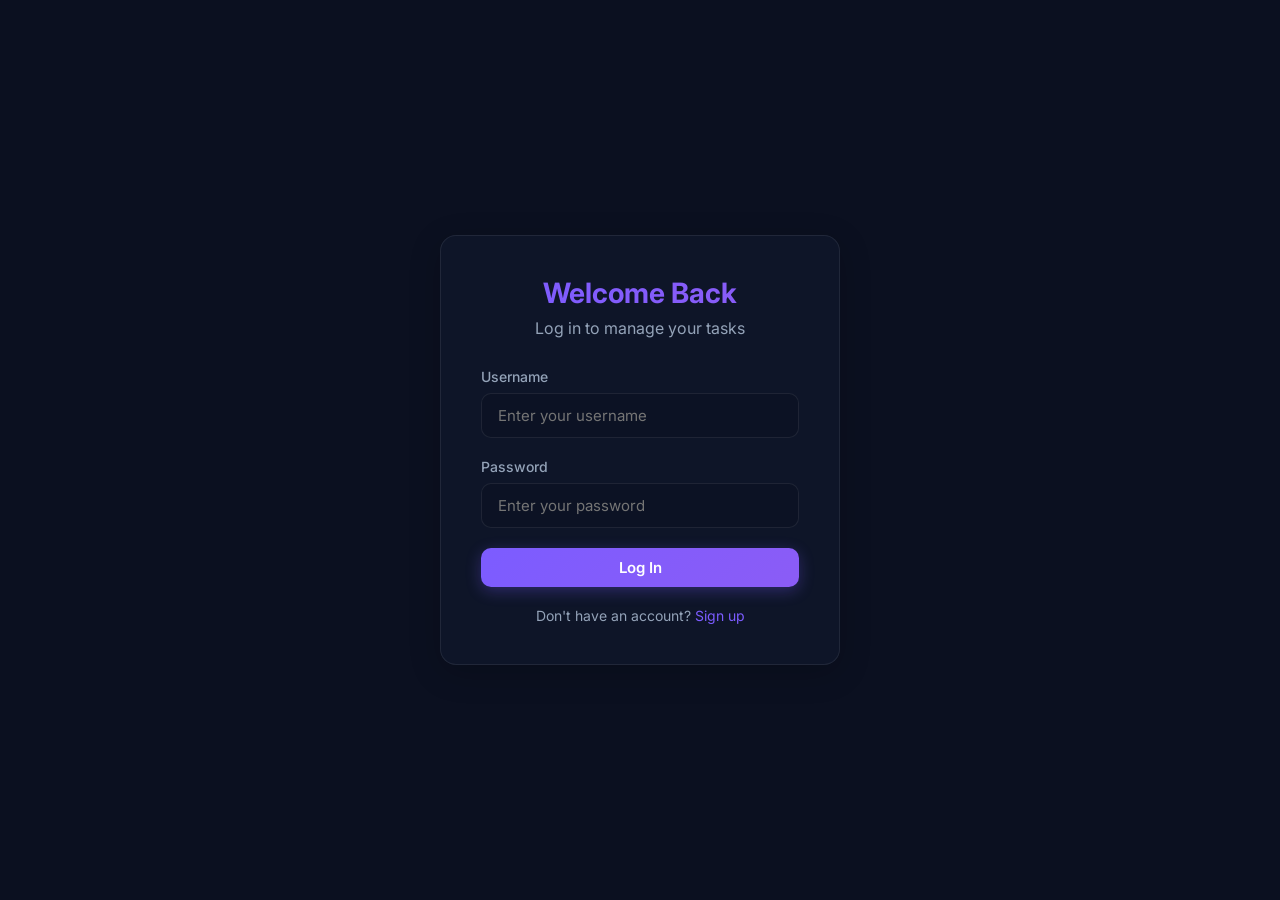
<file: frontend/index.html>
<!DOCTYPE html>
<html lang="en">
<head>
    <meta charset="UTF-8">
    <meta name="viewport" content="width=device-width, initial-scale=1.0">
    <meta name="description" content="Task Management System">
    <title>Task Manager - Redirecting...</title>
    <script>
        if (localStorage.getItem('token')) {
            window.location.href = 'dashboard.html';
        } else {
            window.location.href = 'login.html';
        }
    </script>
</head>
<body>
</body>
</html>
</file>
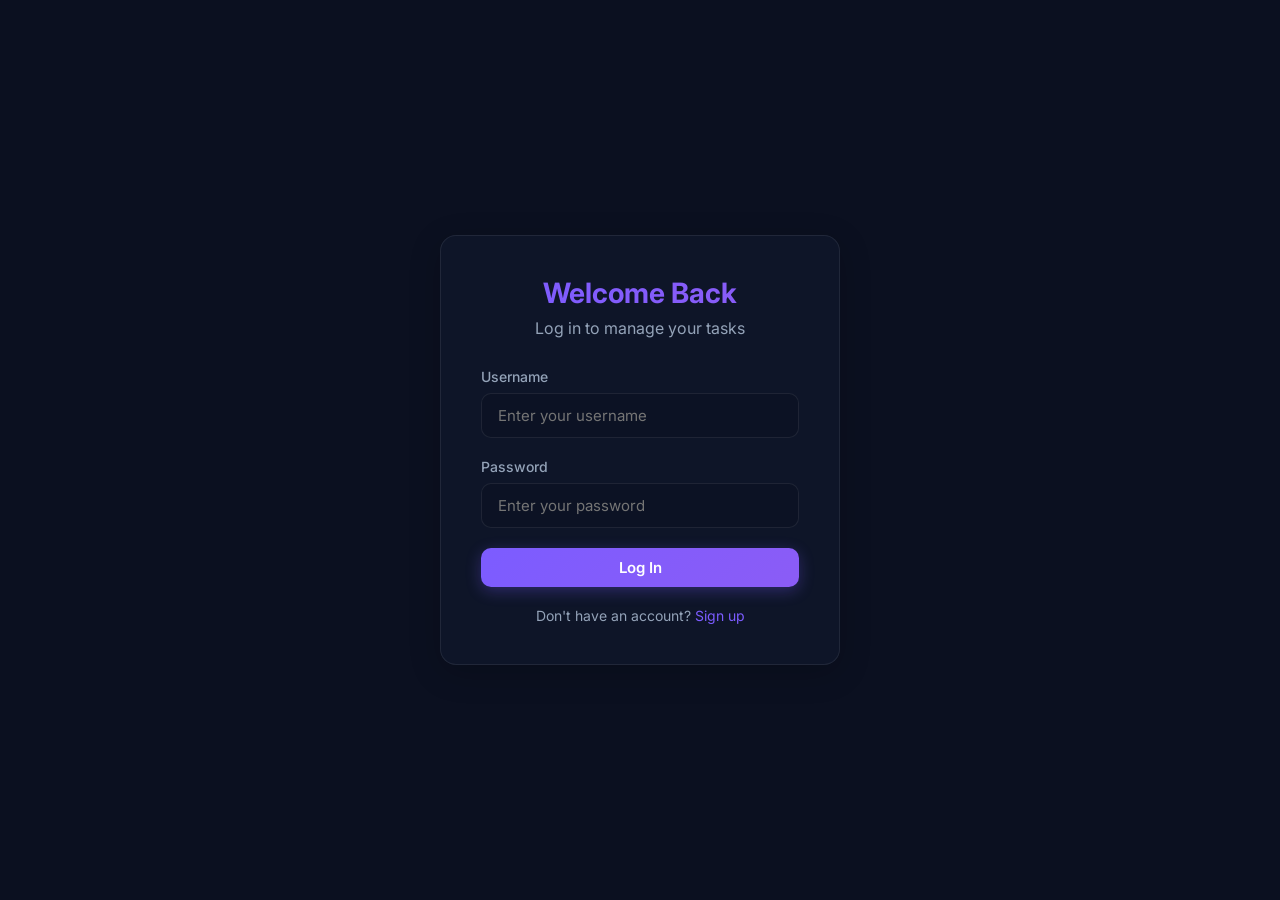
<file: frontend/dashboard.html>
<!DOCTYPE html>
<html lang="en">

<head>
    <meta charset="UTF-8">
    <meta name="viewport" content="width=device-width, initial-scale=1.0">
    <title>Dashboard - Task Manager</title>
    <link rel="stylesheet" href="css/style.css?v=2">
    <link href="https://fonts.googleapis.com/css2?family=Inter:wght@400;500;600;700&display=swap" rel="stylesheet">
</head>

<body class="dashboard-body">
    <!-- Sidebar -->
    <aside class="sidebar" id="sidebar">
        <div class="sidebar-header">
            <div class="logo">
                <svg width="24" height="24" viewBox="0 0 24 24" fill="none" stroke="currentColor" stroke-width="2"
                    stroke-linecap="round" stroke-linejoin="round">
                    <path d="M12 2L2 7l10 5 10-5-10-5z" />
                    <path d="M2 17l10 5 10-5" />
                    <path d="M2 12l10 5 10-5" />
                </svg>
                <span>TaskManager</span>
            </div>
            <button class="mobile-close" onclick="toggleSidebar()">&times;</button>
        </div>
        <nav class="sidebar-nav">
            <a href="#" class="nav-item active" data-view="dashboard" data-filter="all">
                <svg viewBox="0 0 24 24" fill="none" stroke="currentColor" stroke-width="2">
                    <rect x="3" y="3" width="7" height="7"></rect>
                    <rect x="14" y="3" width="7" height="7"></rect>
                    <rect x="14" y="14" width="7" height="7"></rect>
                    <rect x="3" y="14" width="7" height="7"></rect>
                </svg>
                Dashboard
            </a>
            <a href="#" class="nav-item" data-view="dashboard" data-filter="pending">
                <svg viewBox="0 0 24 24" fill="none" stroke="currentColor" stroke-width="2">
                    <circle cx="12" cy="12" r="10"></circle>
                    <polyline points="12 6 12 12 16 14"></polyline>
                </svg>
                My Tasks
            </a>
            <a href="#" class="nav-item" data-view="dashboard" data-filter="completed">
                <svg viewBox="0 0 24 24" fill="none" stroke="currentColor" stroke-width="2">
                    <path d="M22 11.08V12a10 10 0 1 1-5.93-9.14"></path>
                    <polyline points="22 4 12 14.01 9 11.01"></polyline>
                </svg>
                Completed
            </a>
            <a href="#ai-insights-panel" class="nav-item" data-view="dashboard" id="nav-insights">
                <svg viewBox="0 0 24 24" fill="none" stroke="currentColor" stroke-width="2">
                    <polygon points="13 2 3 14 12 14 11 22 21 10 12 10 13 2"></polygon>
                </svg>
                AI Insights
            </a>
        </nav>
        <div class="sidebar-footer">
            <a href="#" class="nav-item" data-view="settings" id="nav-settings">
                <svg viewBox="0 0 24 24" fill="none" stroke="currentColor" stroke-width="2">
                    <circle cx="12" cy="12" r="3"></circle>
                    <path
                        d="M19.4 15a1.65 1.65 0 0 0 .33 1.82l.06.06a2 2 0 0 1 0 2.83 2 2 0 0 1-2.83 0l-.06-.06a1.65 1.65 0 0 0-1.82-.33 1.65 1.65 0 0 0-1 1.51V21a2 2 0 0 1-2 2 2 2 0 0 1-2-2v-.09A1.65 1.65 0 0 0 9 19.4a1.65 1.65 0 0 0-1.82.33l-.06.06a2 2 0 0 1-2.83 0 2 2 0 0 1 0-2.83l.06-.06a1.65 1.65 0 0 0 .33-1.82 1.65 1.65 0 0 0-1.51-1H3a2 2 0 0 1-2-2 2 2 0 0 1 2-2h.09A1.65 1.65 0 0 0 4.6 9a1.65 1.65 0 0 0-.33-1.82l-.06-.06a2 2 0 0 1 0-2.83 2 2 0 0 1 2.83 0l.06.06a1.65 1.65 0 0 0 1.82.33H9a1.65 1.65 0 0 0 1-1.51V3a2 2 0 0 1 2-2 2 2 0 0 1 2 2v.09a1.65 1.65 0 0 0 1 1.51 1.65 1.65 0 0 0 1.82-.33l.06-.06a2 2 0 0 1 2.83 0 2 2 0 0 1 0 2.83l-.06.06a1.65 1.65 0 0 0-.33 1.82V9a1.65 1.65 0 0 0 1.51 1H21a2 2 0 0 1 2 2 2 2 0 0 1-2 2h-.09a1.65 1.65 0 0 0-1.51 1z">
                    </path>
                </svg>
                Settings
            </a>
            <button class="nav-item logout-btn" onclick="logout()">
                <svg viewBox="0 0 24 24" fill="none" stroke="currentColor" stroke-width="2">
                    <path d="M9 21H5a2 2 0 0 1-2-2V5a2 2 0 0 1 2-2h4"></path>
                    <polyline points="16 17 21 12 16 7"></polyline>
                    <line x1="21" y1="12" x2="9" y2="12"></line>
                </svg>
                Logout
            </button>
        </div>
    </aside>

    <!-- Main Content -->
    <main class="main-content">
        <header class="top-header">
            <div class="header-left">
                <button class="mobile-menu-btn" onclick="toggleSidebar()">
                    <svg viewBox="0 0 24 24" fill="none" stroke="currentColor" stroke-width="2">
                        <line x1="3" y1="12" x2="21" y2="12"></line>
                        <line x1="3" y1="6" x2="21" y2="6"></line>
                        <line x1="3" y1="18" x2="21" y2="18"></line>
                    </svg>
                </button>
                <div class="greeting-section">
                    <h2 id="greeting-title">Good Morning 👋</h2>
                    <p id="task-summary-text">Loading your tasks...</p>
                </div>
            </div>
            <div class="header-right">
                <div class="search-box">
                    <svg viewBox="0 0 24 24" fill="none" stroke="currentColor" stroke-width="2">
                        <circle cx="11" cy="11" r="8"></circle>
                        <line x1="21" y1="21" x2="16.65" y2="16.65"></line>
                    </svg>
                    <input type="text" id="search-input" placeholder="Search tasks...">
                </div>
                <button class="btn btn-primary" onclick="openModal()">
                    <svg viewBox="0 0 24 24" fill="none" stroke="currentColor" stroke-width="2">
                        <line x1="12" y1="5" x2="12" y2="19"></line>
                        <line x1="5" y1="12" x2="19" y2="12"></line>
                    </svg>
                    New Task
                </button>
            </div>
        </header>

        <!-- Dashboard View -->
        <div id="view-dashboard" class="view-section active">
            <!-- Stats Section -->
            <section class="stats-grid">
                <div class="stat-card glass">
                    <div class="stat-icon" style="background: rgba(124, 92, 255, 0.1); color: var(--accent);">
                        <svg viewBox="0 0 24 24" fill="none" stroke="currentColor" stroke-width="2">
                            <path d="M14 2H6a2 2 0 0 0-2 2v16a2 2 0 0 0 2 2h12a2 2 0 0 0 2-2V8z"></path>
                            <polyline points="14 2 14 8 20 8"></polyline>
                            <line x1="16" y1="13" x2="8" y2="13"></line>
                            <line x1="16" y1="17" x2="8" y2="17"></line>
                            <polyline points="10 9 9 9 8 9"></polyline>
                        </svg>
                    </div>
                    <div class="stat-info">
                        <h3>Total Tasks</h3>
                        <p id="stat-total">0</p>
                    </div>
                </div>
                <div class="stat-card glass">
                    <div class="stat-icon" style="background: rgba(34, 197, 94, 0.1); color: var(--success);">
                        <svg viewBox="0 0 24 24" fill="none" stroke="currentColor" stroke-width="2">
                            <path d="M22 11.08V12a10 10 0 1 1-5.93-9.14"></path>
                            <polyline points="22 4 12 14.01 9 11.01"></polyline>
                        </svg>
                    </div>
                    <div class="stat-info">
                        <h3>Completed</h3>
                        <p id="stat-completed">0</p>
                    </div>
                </div>
                <div class="stat-card glass">
                    <div class="stat-icon" style="background: rgba(245, 158, 11, 0.1); color: var(--warning);">
                        <svg viewBox="0 0 24 24" fill="none" stroke="currentColor" stroke-width="2">
                            <circle cx="12" cy="12" r="10"></circle>
                            <polyline points="12 6 12 12 16 14"></polyline>
                        </svg>
                    </div>
                    <div class="stat-info">
                        <h3>Pending</h3>
                        <p id="stat-pending">0</p>
                    </div>
                </div>
                <div class="stat-card glass">
                    <div class="stat-icon" style="background: rgba(239, 68, 68, 0.1); color: var(--danger);">
                        <svg viewBox="0 0 24 24" fill="none" stroke="currentColor" stroke-width="2">
                            <path
                                d="M10.29 3.86L1.82 18a2 2 0 0 0 1.71 3h16.94a2 2 0 0 0 1.71-3L13.71 3.86a2 2 0 0 0-3.42 0z">
                            </path>
                            <line x1="12" y1="9" x2="12" y2="13"></line>
                            <line x1="12" y1="17" x2="12.01" y2="17"></line>
                        </svg>
                    </div>
                    <div class="stat-info">
                        <h3>Due Today</h3>
                        <p id="stat-today">0</p>
                    </div>
                </div>
            </section>

            <div class="dashboard-content-grid">
                <!-- Left Side: Filters & Tasks -->
                <div class="tasks-section">
                    <div class="filters-container">
                        <div class="filters" id="task-filters">
                            <button class="filter-btn active" data-filter="all">All Tasks</button>
                            <button class="filter-btn" data-filter="pending">Pending</button>
                            <button class="filter-btn" data-filter="completed">Completed</button>
                            <button class="filter-btn" data-filter="high">High Priority</button>
                        </div>
                    </div>

                    <div class="tasks-grid" id="tasks-container">
                        <!-- Tasks will be loaded here -->
                    </div>
                </div>

                <!-- Right Side: Insights & Calendar -->
                <div class="sidebar-widgets">
                    <!-- AI Insights Panel -->
                    <section class="ai-insights glass" id="ai-insights-panel">
                        <div class="insights-header">
                            <div class="insights-title">
                                <svg viewBox="0 0 24 24" fill="none" stroke="currentColor" stroke-width="2"
                                    class="sparkle-icon">
                                    <polygon points="13 2 3 14 12 14 11 22 21 10 12 10 13 2"></polygon>
                                </svg>
                                <h3>AI Productivity Insights</h3>
                            </div>
                        </div>
                        <div class="insights-content" id="insights-content">
                            <div class="insight-item loading-insight">
                                <div class="shimmer-line"></div>
                                <div class="shimmer-line short"></div>
                            </div>
                        </div>
                    </section>

                    <!-- Calendar Widget -->
                    <section class="calendar-widget glass">
                        <div class="calendar-header">
                            <button class="btn-icon" id="prev-month" title="Previous Month">
                                <svg viewBox="0 0 24 24" fill="none" stroke="currentColor" stroke-width="2">
                                    <polyline points="15 18 9 12 15 6"></polyline>
                                </svg>
                            </button>
                            <h3 id="calendar-month-year">Month Year</h3>
                            <button class="btn-icon" id="next-month" title="Next Month">
                                <svg viewBox="0 0 24 24" fill="none" stroke="currentColor" stroke-width="2">
                                    <polyline points="9 18 15 12 9 6"></polyline>
                                </svg>
                            </button>
                        </div>
                        <div class="calendar-grid" id="calendar-grid">
                            <!-- Calendar will be populated by JS -->
                        </div>
                        <div id="calendar-day-tasks" class="calendar-day-tasks hidden">
                            <h4 id="calendar-selected-date">Tasks</h4>
                            <div id="calendar-day-tasks-list"></div>
                        </div>
                    </section>
                </div>
            </div>
        </div>

        <!-- Settings View -->
        <div id="view-settings" class="view-section hidden">
            <div class="settings-page">
                <div class="settings-header">
                    <h2>Account Settings</h2>
                    <p>Manage your preferences, appearance, and notifications.</p>
                </div>

                <div class="settings-grid">
                    <!-- Profile -->
                    <div class="settings-card glass">
                        <h3>Profile</h3>
                        <div class="profile-info">
                            <div class="avatar-placeholder">U</div>
                            <div class="profile-details">
                                <h4 id="settings-username" style="margin-bottom: 0;">Loading...</h4>
                            </div>
                        </div>
                    </div>

                    <!-- Theme Preferences -->
                    <div class="settings-card glass">
                        <h3>Appearance</h3>
                        <div class="setting-row">
                            <span>Dark Mode</span>
                            <label class="switch"><input type="checkbox" id="pref-dark-mode" checked><span
                                    class="slider"></span></label>
                        </div>
                        <div class="setting-row">
                            <span>Accent Color</span>
                            <div class="color-picker">
                                <button class="color-btn active" data-color="#7C5CFF"
                                    style="background:#7C5CFF;"></button>
                                <button class="color-btn" data-color="#3B82F6" style="background:#3B82F6;"></button>
                                <button class="color-btn" data-color="#10B981" style="background:#10B981;"></button>
                                <button class="color-btn" data-color="#EC4899" style="background:#EC4899;"></button>
                            </div>
                        </div>
                    </div>

                    <!-- Notification Preferences -->
                    <div class="settings-card glass">
                        <h3>Notifications</h3>
                        <div class="setting-row">
                            <span>Due date reminders</span>
                            <label class="switch"><input type="checkbox" id="pref-reminders" checked><span
                                    class="slider"></span></label>
                        </div>
                        <div class="setting-row">
                            <span>Overdue task alerts</span>
                            <label class="switch"><input type="checkbox" id="pref-overdue" checked><span
                                    class="slider"></span></label>
                        </div>
                    </div>

                    <!-- Calendar & Productivity -->
                    <div class="settings-card glass">
                        <h3>Productivity & Calendar</h3>
                        <div class="setting-row">
                            <span>Show completed tasks on calendar</span>
                            <label class="switch"><input type="checkbox" id="pref-cal-completed" checked><span
                                    class="slider"></span></label>
                        </div>
                        <div class="setting-row">
                            <span>Enable AI Insights panel</span>
                            <label class="switch"><input type="checkbox" id="pref-ai-insights" checked><span
                                    class="slider"></span></label>
                        </div>
                    </div>

                    <!-- Account Actions -->
                    <div class="settings-card glass">
                        <h3>Account Actions</h3>
                        <div class="action-buttons">
                            <button class="btn btn-secondary" onclick="clearCompletedTasks()">Clear Completed
                                Tasks</button>
                            <button class="btn btn-secondary" style="color: var(--danger); border-color: var(--danger);"
                                onclick="resetPreferences()">Reset Preferences</button>
                        </div>
                    </div>
                </div>
            </div>
        </div>
    </main>

    <!-- Task Modal -->
    <div class="modal" id="task-modal">
        <div class="glass modal-content">
            <button class="modal-close" onclick="closeModal()">&times;</button>
            <h2 class="modal-title" id="modal-title">Create Task</h2>
            <form id="task-form">
                <input type="hidden" id="task-id">
                <div class="form-group">
                    <label for="title">Task Title</label>
                    <input type="text" id="title" required placeholder="e.g. Design homepage layout">
                </div>
                <div class="form-group">
                    <label for="description">Description <span class="optional-text">(Optional)</span></label>
                    <textarea id="description" placeholder="Add details, notes, or links..."></textarea>
                </div>
                <div class="form-group">
                    <label for="due-date">Due Date</label>
                    <input type="date" id="due-date">
                </div>
                <div class="form-actions">
                    <button type="button" class="btn btn-secondary" onclick="closeModal()">Cancel</button>
                    <button type="submit" class="btn btn-primary" id="save-btn">Save Task</button>
                </div>
            </form>
        </div>
    </div>

    <!-- Empty State Template -->
    <template id="empty-state-template">
        <div class="empty-state glass">
            <div class="empty-icon">
                <svg viewBox="0 0 24 24" fill="none" stroke="currentColor" stroke-width="1.5">
                    <path d="M14 2H6a2 2 0 0 0-2 2v16a2 2 0 0 0 2 2h12a2 2 0 0 0 2-2V8z"></path>
                    <polyline points="14 2 14 8 20 8"></polyline>
                    <line x1="16" y1="13" x2="8" y2="13"></line>
                    <line x1="16" y1="17" x2="8" y2="17"></line>
                    <polyline points="10 9 9 9 8 9"></polyline>
                </svg>
            </div>
            <h3>No tasks found</h3>
            <p id="empty-state-text">Get started by creating a new task to boost your productivity.</p>
            <button class="btn btn-primary" onclick="openModal()">
                <svg viewBox="0 0 24 24" fill="none" stroke="currentColor" stroke-width="2">
                    <line x1="12" y1="5" x2="12" y2="19"></line>
                    <line x1="5" y1="12" x2="19" y2="12"></line>
                </svg>
                Create New Task
            </button>
        </div>
    </template>

    <!-- Toast Container -->
    <div id="toast-container" class="toast-container"></div>

    <script src="js/utils.js?v=3"></script>
    <script src="js/dashboard.js?v=3"></script>
</body>

</html>
</file>
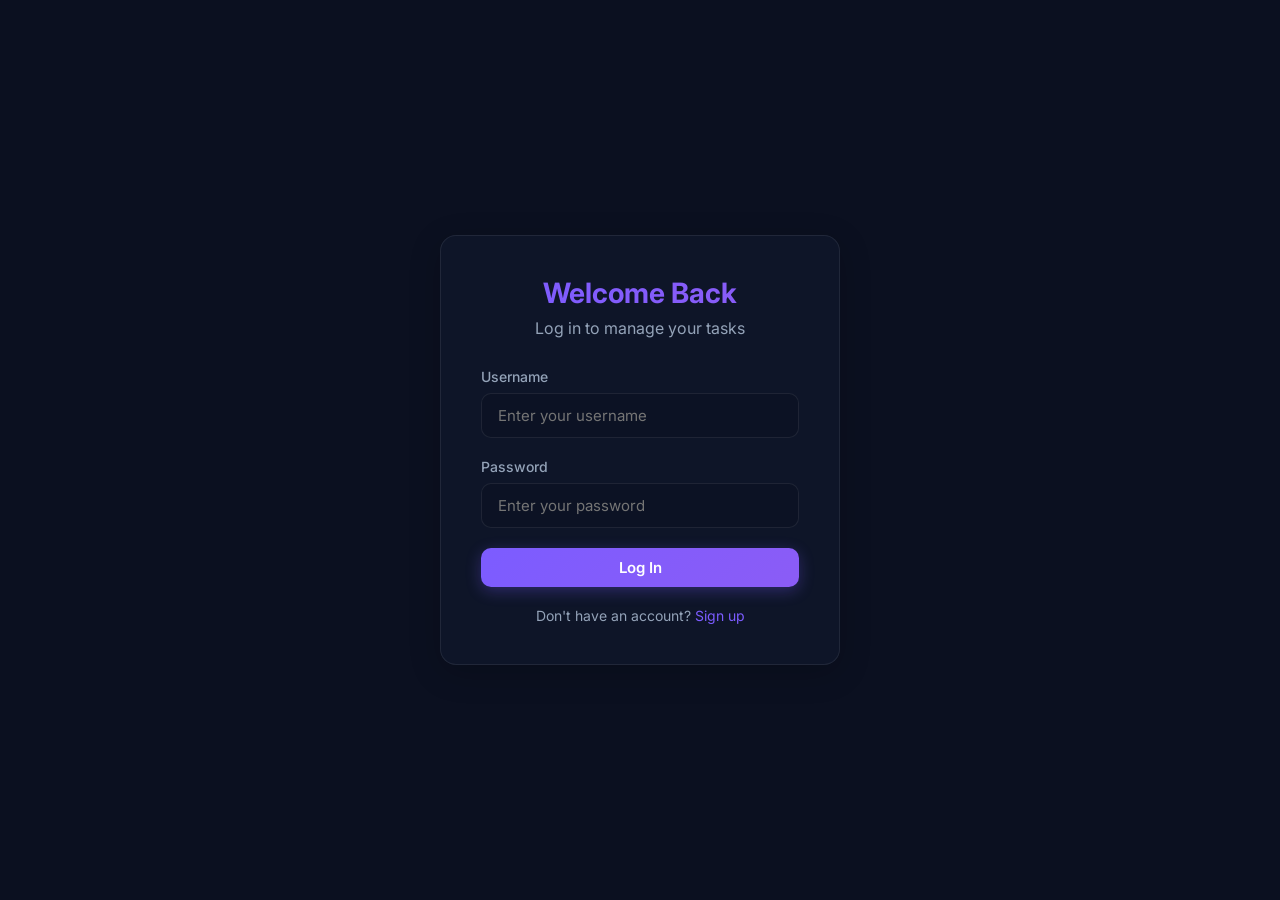
<file: frontend/login.html>
<!DOCTYPE html>
<html lang="en">

<head>
    <meta charset="UTF-8">
    <meta name="viewport" content="width=device-width, initial-scale=1.0">
    <title>Login - Task Manager</title>
    <link rel="stylesheet" href="css/style.css?v=2">
    <link href="https://fonts.googleapis.com/css2?family=Inter:wght@400;500;600;700&display=swap" rel="stylesheet">
</head>

<body>
    <div class="auth-container">
        <div class="glass auth-card">
            <h1>Welcome Back</h1>
            <p>Log in to manage your tasks</p>
            <form id="login-form">
                <div class="form-group">
                    <label for="username">Username</label>
                    <input type="text" id="username" required placeholder="Enter your username">
                </div>
                <div class="form-group">
                    <label for="password">Password</label>
                    <input type="password" id="password" required placeholder="Enter your password">
                </div>
                <button type="submit" class="btn btn-primary" style="width: 100%" id="login-btn">Log In</button>
            </form>
            <div class="auth-links">
                Don't have an account? <a href="register.html">Sign up</a>
            </div>
        </div>
    </div>

    <!-- Toast Container -->
    <div id="toast-container" class="toast-container"></div>

    <script src="js/utils.js?v=3"></script>
    <script>
        if (localStorage.getItem('token')) {
            window.location.href = 'dashboard.html';
        }

        document.getElementById('login-form').addEventListener('submit', async (e) => {
            e.preventDefault();
            const username = document.getElementById('username').value;
            const password = document.getElementById('password').value;
            const btn = document.getElementById('login-btn');

            try {
                btn.textContent = 'Logging in...';
                btn.disabled = true;

                const formData = new URLSearchParams();
                formData.append('username', username);
                formData.append('password', password);

                const response = await fetch(`${API_URL}/api/auth/login`, {
                    method: 'POST',
                    headers: {
                        'Content-Type': 'application/x-www-form-urlencoded'
                    },
                    body: formData
                });

                const data = await response.json();

                if (!response.ok) {
                    throw new Error(data.detail || 'Login failed');
                }

                localStorage.setItem('token', data.access_token);
                window.location.href = 'dashboard.html';
            } catch (error) {
                showToast(error.message, true);
            } finally {
                btn.textContent = 'Log In';
                btn.disabled = false;
            }
        });
    </script>
</body>

</html>
</file>
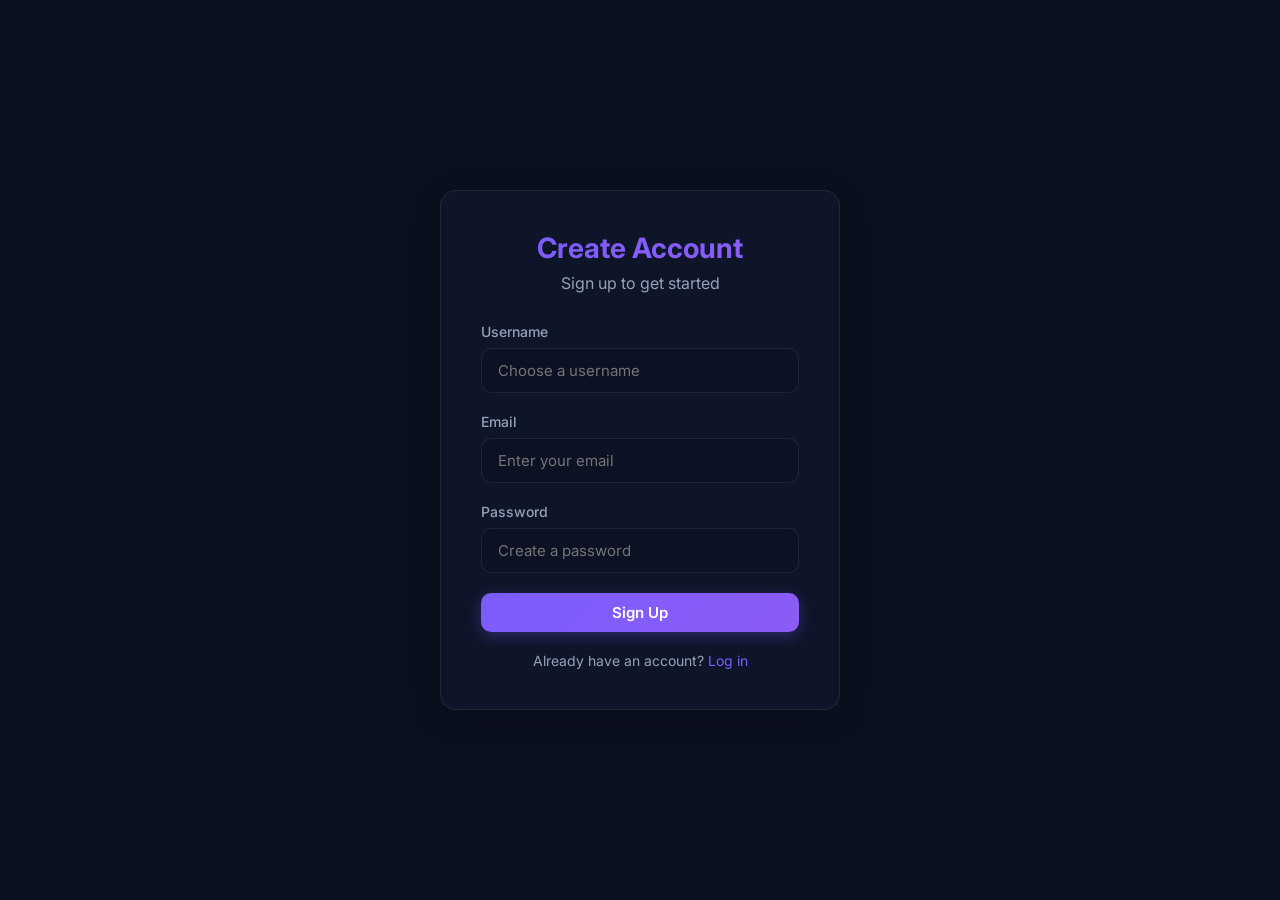
<file: frontend/register.html>
<!DOCTYPE html>
<html lang="en">

<head>
    <meta charset="UTF-8">
    <meta name="viewport" content="width=device-width, initial-scale=1.0">
    <title>Register - Task Manager</title>
    <link rel="stylesheet" href="css/style.css?v=2">
    <link href="https://fonts.googleapis.com/css2?family=Inter:wght@400;500;600;700&display=swap" rel="stylesheet">
</head>

<body>
    <div class="auth-container">
        <div class="glass auth-card">
            <h1>Create Account</h1>
            <p>Sign up to get started</p>
            <form id="register-form">
                <div class="form-group">
                    <label for="username">Username</label>
                    <input type="text" id="username" required placeholder="Choose a username">
                </div>
                <div class="form-group">
                    <label for="email">Email</label>
                    <input type="email" id="email" required placeholder="Enter your email">
                </div>
                <div class="form-group">
                    <label for="password">Password</label>
                    <input type="password" id="password" required placeholder="Create a password">
                </div>
                <button type="submit" class="btn btn-primary" style="width: 100%" id="register-btn">Sign Up</button>
            </form>
            <div class="auth-links">
                Already have an account? <a href="login.html">Log in</a>
            </div>
        </div>
    </div>

    <!-- Toast Container -->
    <div id="toast-container" class="toast-container"></div>

    <script src="js/utils.js"></script>
    <script>
        if (localStorage.getItem('token')) {
            window.location.href = 'dashboard.html';
        }

        document.getElementById('register-form').addEventListener('submit', async (e) => {
            e.preventDefault();
            const username = document.getElementById('username').value;
            const email = document.getElementById('email').value;
            const password = document.getElementById('password').value;
            const btn = document.getElementById('register-btn');

            try {
                btn.textContent = 'Creating account...';
                btn.disabled = true;

                const response = await fetch(`${API_URL}/api/auth/register`, {
                    method: 'POST',
                    headers: {
                        'Content-Type': 'application/json'
                    },
                    body: JSON.stringify({
                        username,
                        email,
                        password
                    })
                });

                showToast('Registration successful! Please log in.');
                window.location.href = 'login.html';
            } catch (error) {
                showToast(error.message, true);
            } finally {
                btn.textContent = 'Sign Up';
                btn.disabled = false;
            }
        });
    </script>
</body>

</html>
</file>
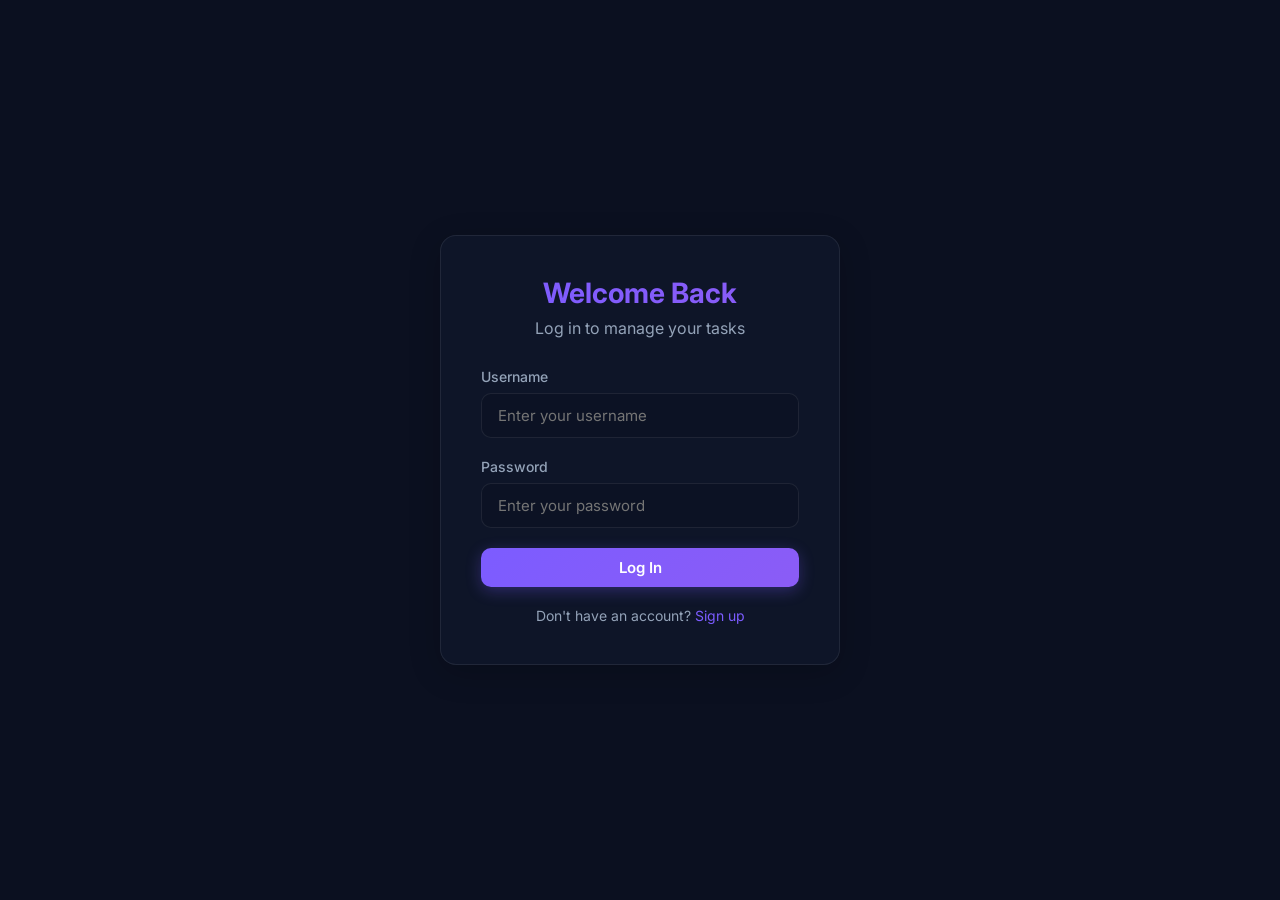
<file: SOFTWARE_TASK_MANAGER/frontend/dashboard.html>
<!DOCTYPE html>
<html lang="en">
<head>
    <meta charset="UTF-8">
    <meta name="viewport" content="width=device-width, initial-scale=1.0">
    <title>Dashboard - Task Manager</title>
    <link rel="stylesheet" href="css/style.css?v=2">
    <link href="https://fonts.googleapis.com/css2?family=Inter:wght@400;500;600;700&display=swap" rel="stylesheet">
</head>
<body class="dashboard-body">
    <!-- Sidebar -->
    <aside class="sidebar" id="sidebar">
        <div class="sidebar-header">
            <div class="logo">
                <svg width="24" height="24" viewBox="0 0 24 24" fill="none" stroke="currentColor" stroke-width="2" stroke-linecap="round" stroke-linejoin="round"><path d="M12 2L2 7l10 5 10-5-10-5z"/><path d="M2 17l10 5 10-5"/><path d="M2 12l10 5 10-5"/></svg>
                <span>TaskManager</span>
            </div>
            <button class="mobile-close" onclick="toggleSidebar()">&times;</button>
        </div>
        <nav class="sidebar-nav">
            <a href="#" class="nav-item active" data-view="dashboard" data-filter="all">
                <svg viewBox="0 0 24 24" fill="none" stroke="currentColor" stroke-width="2"><rect x="3" y="3" width="7" height="7"></rect><rect x="14" y="3" width="7" height="7"></rect><rect x="14" y="14" width="7" height="7"></rect><rect x="3" y="14" width="7" height="7"></rect></svg>
                Dashboard
            </a>
            <a href="#" class="nav-item" data-view="dashboard" data-filter="pending">
                <svg viewBox="0 0 24 24" fill="none" stroke="currentColor" stroke-width="2"><circle cx="12" cy="12" r="10"></circle><polyline points="12 6 12 12 16 14"></polyline></svg>
                My Tasks
            </a>
            <a href="#" class="nav-item" data-view="dashboard" data-filter="completed">
                <svg viewBox="0 0 24 24" fill="none" stroke="currentColor" stroke-width="2"><path d="M22 11.08V12a10 10 0 1 1-5.93-9.14"></path><polyline points="22 4 12 14.01 9 11.01"></polyline></svg>
                Completed
            </a>
            <a href="#ai-insights-panel" class="nav-item" data-view="dashboard" id="nav-insights">
                <svg viewBox="0 0 24 24" fill="none" stroke="currentColor" stroke-width="2"><polygon points="13 2 3 14 12 14 11 22 21 10 12 10 13 2"></polygon></svg>
                AI Insights
            </a>
        </nav>
        <div class="sidebar-footer">
            <a href="#" class="nav-item" data-view="settings" id="nav-settings">
                <svg viewBox="0 0 24 24" fill="none" stroke="currentColor" stroke-width="2"><circle cx="12" cy="12" r="3"></circle><path d="M19.4 15a1.65 1.65 0 0 0 .33 1.82l.06.06a2 2 0 0 1 0 2.83 2 2 0 0 1-2.83 0l-.06-.06a1.65 1.65 0 0 0-1.82-.33 1.65 1.65 0 0 0-1 1.51V21a2 2 0 0 1-2 2 2 2 0 0 1-2-2v-.09A1.65 1.65 0 0 0 9 19.4a1.65 1.65 0 0 0-1.82.33l-.06.06a2 2 0 0 1-2.83 0 2 2 0 0 1 0-2.83l.06-.06a1.65 1.65 0 0 0 .33-1.82 1.65 1.65 0 0 0-1.51-1H3a2 2 0 0 1-2-2 2 2 0 0 1 2-2h.09A1.65 1.65 0 0 0 4.6 9a1.65 1.65 0 0 0-.33-1.82l-.06-.06a2 2 0 0 1 0-2.83 2 2 0 0 1 2.83 0l.06.06a1.65 1.65 0 0 0 1.82.33H9a1.65 1.65 0 0 0 1-1.51V3a2 2 0 0 1 2-2 2 2 0 0 1 2 2v.09a1.65 1.65 0 0 0 1 1.51 1.65 1.65 0 0 0 1.82-.33l.06-.06a2 2 0 0 1 2.83 0 2 2 0 0 1 0 2.83l-.06.06a1.65 1.65 0 0 0-.33 1.82V9a1.65 1.65 0 0 0 1.51 1H21a2 2 0 0 1 2 2 2 2 0 0 1-2 2h-.09a1.65 1.65 0 0 0-1.51 1z"></path></svg>
                Settings
            </a>
            <button class="nav-item logout-btn" onclick="logout()">
                <svg viewBox="0 0 24 24" fill="none" stroke="currentColor" stroke-width="2"><path d="M9 21H5a2 2 0 0 1-2-2V5a2 2 0 0 1 2-2h4"></path><polyline points="16 17 21 12 16 7"></polyline><line x1="21" y1="12" x2="9" y2="12"></line></svg>
                Logout
            </button>
        </div>
    </aside>

    <!-- Main Content -->
    <main class="main-content">
        <header class="top-header">
            <div class="header-left">
                <button class="mobile-menu-btn" onclick="toggleSidebar()">
                    <svg viewBox="0 0 24 24" fill="none" stroke="currentColor" stroke-width="2"><line x1="3" y1="12" x2="21" y2="12"></line><line x1="3" y1="6" x2="21" y2="6"></line><line x1="3" y1="18" x2="21" y2="18"></line></svg>
                </button>
                <div class="greeting-section">
                    <h2 id="greeting-title">Good Morning 👋</h2>
                    <p id="task-summary-text">Loading your tasks...</p>
                </div>
            </div>
            <div class="header-right">
                <div class="search-box">
                    <svg viewBox="0 0 24 24" fill="none" stroke="currentColor" stroke-width="2"><circle cx="11" cy="11" r="8"></circle><line x1="21" y1="21" x2="16.65" y2="16.65"></line></svg>
                    <input type="text" id="search-input" placeholder="Search tasks...">
                </div>
                <button class="btn btn-primary" onclick="openModal()">
                    <svg viewBox="0 0 24 24" fill="none" stroke="currentColor" stroke-width="2"><line x1="12" y1="5" x2="12" y2="19"></line><line x1="5" y1="12" x2="19" y2="12"></line></svg>
                    New Task
                </button>
            </div>
        </header>

        <!-- Dashboard View -->
        <div id="view-dashboard" class="view-section active">
            <!-- Stats Section -->
            <section class="stats-grid">
            <div class="stat-card glass">
                <div class="stat-icon" style="background: rgba(124, 92, 255, 0.1); color: var(--accent);">
                    <svg viewBox="0 0 24 24" fill="none" stroke="currentColor" stroke-width="2"><path d="M14 2H6a2 2 0 0 0-2 2v16a2 2 0 0 0 2 2h12a2 2 0 0 0 2-2V8z"></path><polyline points="14 2 14 8 20 8"></polyline><line x1="16" y1="13" x2="8" y2="13"></line><line x1="16" y1="17" x2="8" y2="17"></line><polyline points="10 9 9 9 8 9"></polyline></svg>
                </div>
                <div class="stat-info">
                    <h3>Total Tasks</h3>
                    <p id="stat-total">0</p>
                </div>
            </div>
            <div class="stat-card glass">
                <div class="stat-icon" style="background: rgba(34, 197, 94, 0.1); color: var(--success);">
                    <svg viewBox="0 0 24 24" fill="none" stroke="currentColor" stroke-width="2"><path d="M22 11.08V12a10 10 0 1 1-5.93-9.14"></path><polyline points="22 4 12 14.01 9 11.01"></polyline></svg>
                </div>
                <div class="stat-info">
                    <h3>Completed</h3>
                    <p id="stat-completed">0</p>
                </div>
            </div>
            <div class="stat-card glass">
                <div class="stat-icon" style="background: rgba(245, 158, 11, 0.1); color: var(--warning);">
                    <svg viewBox="0 0 24 24" fill="none" stroke="currentColor" stroke-width="2"><circle cx="12" cy="12" r="10"></circle><polyline points="12 6 12 12 16 14"></polyline></svg>
                </div>
                <div class="stat-info">
                    <h3>Pending</h3>
                    <p id="stat-pending">0</p>
                </div>
            </div>
            <div class="stat-card glass">
                <div class="stat-icon" style="background: rgba(239, 68, 68, 0.1); color: var(--danger);">
                    <svg viewBox="0 0 24 24" fill="none" stroke="currentColor" stroke-width="2"><path d="M10.29 3.86L1.82 18a2 2 0 0 0 1.71 3h16.94a2 2 0 0 0 1.71-3L13.71 3.86a2 2 0 0 0-3.42 0z"></path><line x1="12" y1="9" x2="12" y2="13"></line><line x1="12" y1="17" x2="12.01" y2="17"></line></svg>
                </div>
                <div class="stat-info">
                    <h3>Due Today</h3>
                    <p id="stat-today">0</p>
                </div>
            </div>
        </section>

        <div class="dashboard-content-grid">
            <!-- Left Side: Filters & Tasks -->
            <div class="tasks-section">
                <div class="filters-container">
                    <div class="filters" id="task-filters">
                        <button class="filter-btn active" data-filter="all">All Tasks</button>
                        <button class="filter-btn" data-filter="pending">Pending</button>
                        <button class="filter-btn" data-filter="completed">Completed</button>
                        <button class="filter-btn" data-filter="high">High Priority</button>
                    </div>
                </div>
                
                <div class="tasks-grid" id="tasks-container">
                    <!-- Tasks will be loaded here -->
                </div>
            </div>

            <!-- Right Side: Insights & Calendar -->
            <div class="sidebar-widgets">
                <!-- AI Insights Panel -->
                <section class="ai-insights glass" id="ai-insights-panel">
                    <div class="insights-header">
                        <div class="insights-title">
                            <svg viewBox="0 0 24 24" fill="none" stroke="currentColor" stroke-width="2" class="sparkle-icon"><polygon points="13 2 3 14 12 14 11 22 21 10 12 10 13 2"></polygon></svg>
                            <h3>AI Productivity Insights</h3>
                        </div>
                    </div>
                    <div class="insights-content" id="insights-content">
                        <div class="insight-item loading-insight">
                            <div class="shimmer-line"></div>
                            <div class="shimmer-line short"></div>
                        </div>
                    </div>
                </section>

                <!-- Calendar Widget -->
                <section class="calendar-widget glass">
                    <div class="calendar-header">
                        <button class="btn-icon" id="prev-month" title="Previous Month">
                            <svg viewBox="0 0 24 24" fill="none" stroke="currentColor" stroke-width="2"><polyline points="15 18 9 12 15 6"></polyline></svg>
                        </button>
                        <h3 id="calendar-month-year">Month Year</h3>
                        <button class="btn-icon" id="next-month" title="Next Month">
                            <svg viewBox="0 0 24 24" fill="none" stroke="currentColor" stroke-width="2"><polyline points="9 18 15 12 9 6"></polyline></svg>
                        </button>
                    </div>
                    <div class="calendar-grid" id="calendar-grid">
                        <!-- Calendar will be populated by JS -->
                    </div>
                    <div id="calendar-day-tasks" class="calendar-day-tasks hidden">
                        <h4 id="calendar-selected-date">Tasks</h4>
                        <div id="calendar-day-tasks-list"></div>
                    </div>
                </section>
            </div>
            </div>
        </div>
        
        <!-- Settings View -->
        <div id="view-settings" class="view-section hidden">
            <div class="settings-page">
                <div class="settings-header">
                    <h2>Account Settings</h2>
                    <p>Manage your preferences, appearance, and notifications.</p>
                </div>
                
                <div class="settings-grid">
                    <!-- Profile -->
                    <div class="settings-card glass">
                        <h3>Profile</h3>
                        <div class="profile-info">
                            <div class="avatar-placeholder">U</div>
                            <div class="profile-details">
                                <h4 id="settings-username" style="margin-bottom: 0;">Loading...</h4>
                            </div>
                        </div>
                    </div>

                    <!-- Theme Preferences -->
                    <div class="settings-card glass">
                        <h3>Appearance</h3>
                        <div class="setting-row">
                            <span>Dark Mode</span>
                            <label class="switch"><input type="checkbox" id="pref-dark-mode" checked><span class="slider"></span></label>
                        </div>
                        <div class="setting-row">
                            <span>Accent Color</span>
                            <div class="color-picker">
                                <button class="color-btn active" data-color="#7C5CFF" style="background:#7C5CFF;"></button>
                                <button class="color-btn" data-color="#3B82F6" style="background:#3B82F6;"></button>
                                <button class="color-btn" data-color="#10B981" style="background:#10B981;"></button>
                                <button class="color-btn" data-color="#EC4899" style="background:#EC4899;"></button>
                            </div>
                        </div>
                    </div>
                    
                    <!-- Notification Preferences -->
                    <div class="settings-card glass">
                        <h3>Notifications</h3>
                        <div class="setting-row">
                            <span>Due date reminders</span>
                            <label class="switch"><input type="checkbox" id="pref-reminders" checked><span class="slider"></span></label>
                        </div>
                        <div class="setting-row">
                            <span>Overdue task alerts</span>
                            <label class="switch"><input type="checkbox" id="pref-overdue" checked><span class="slider"></span></label>
                        </div>
                    </div>
                    
                    <!-- Calendar & Productivity -->
                    <div class="settings-card glass">
                        <h3>Productivity & Calendar</h3>
                        <div class="setting-row">
                            <span>Show completed tasks on calendar</span>
                            <label class="switch"><input type="checkbox" id="pref-cal-completed" checked><span class="slider"></span></label>
                        </div>
                        <div class="setting-row">
                            <span>Enable AI Insights panel</span>
                            <label class="switch"><input type="checkbox" id="pref-ai-insights" checked><span class="slider"></span></label>
                        </div>
                    </div>

                    <!-- Account Actions -->
                    <div class="settings-card glass">
                        <h3>Account Actions</h3>
                        <div class="action-buttons">
                            <button class="btn btn-secondary" onclick="clearCompletedTasks()">Clear Completed Tasks</button>
                            <button class="btn btn-secondary" style="color: var(--danger); border-color: var(--danger);" onclick="resetPreferences()">Reset Preferences</button>
                        </div>
                    </div>
                </div>
            </div>
        </div>
    </main>

    <!-- Task Modal -->
    <div class="modal" id="task-modal">
        <div class="glass modal-content">
            <button class="modal-close" onclick="closeModal()">&times;</button>
            <h2 class="modal-title" id="modal-title">Create Task</h2>
            <form id="task-form">
                <input type="hidden" id="task-id">
                <div class="form-group">
                    <label for="title">Task Title</label>
                    <input type="text" id="title" required placeholder="e.g. Design homepage layout">
                </div>
                <div class="form-group">
                    <label for="description">Description <span class="optional-text">(Optional)</span></label>
                    <textarea id="description" placeholder="Add details, notes, or links..."></textarea>
                </div>
                <div class="form-group">
                    <label for="due-date">Due Date</label>
                    <input type="date" id="due-date">
                </div>
                <div class="form-actions">
                    <button type="button" class="btn btn-secondary" onclick="closeModal()">Cancel</button>
                    <button type="submit" class="btn btn-primary" id="save-btn">Save Task</button>
                </div>
            </form>
        </div>
    </div>

    <!-- Empty State Template -->
    <template id="empty-state-template">
        <div class="empty-state glass">
            <div class="empty-icon">
                <svg viewBox="0 0 24 24" fill="none" stroke="currentColor" stroke-width="1.5"><path d="M14 2H6a2 2 0 0 0-2 2v16a2 2 0 0 0 2 2h12a2 2 0 0 0 2-2V8z"></path><polyline points="14 2 14 8 20 8"></polyline><line x1="16" y1="13" x2="8" y2="13"></line><line x1="16" y1="17" x2="8" y2="17"></line><polyline points="10 9 9 9 8 9"></polyline></svg>
            </div>
            <h3>No tasks found</h3>
            <p id="empty-state-text">Get started by creating a new task to boost your productivity.</p>
            <button class="btn btn-primary" onclick="openModal()">
                <svg viewBox="0 0 24 24" fill="none" stroke="currentColor" stroke-width="2"><line x1="12" y1="5" x2="12" y2="19"></line><line x1="5" y1="12" x2="19" y2="12"></line></svg>
                Create New Task
            </button>
        </div>
    </template>
    
    <!-- Toast Container -->
    <div id="toast-container" class="toast-container"></div>

    <script src="js/utils.js?v=2"></script>
    <script src="js/dashboard.js?v=2"></script>
</body>
</html>
</file>
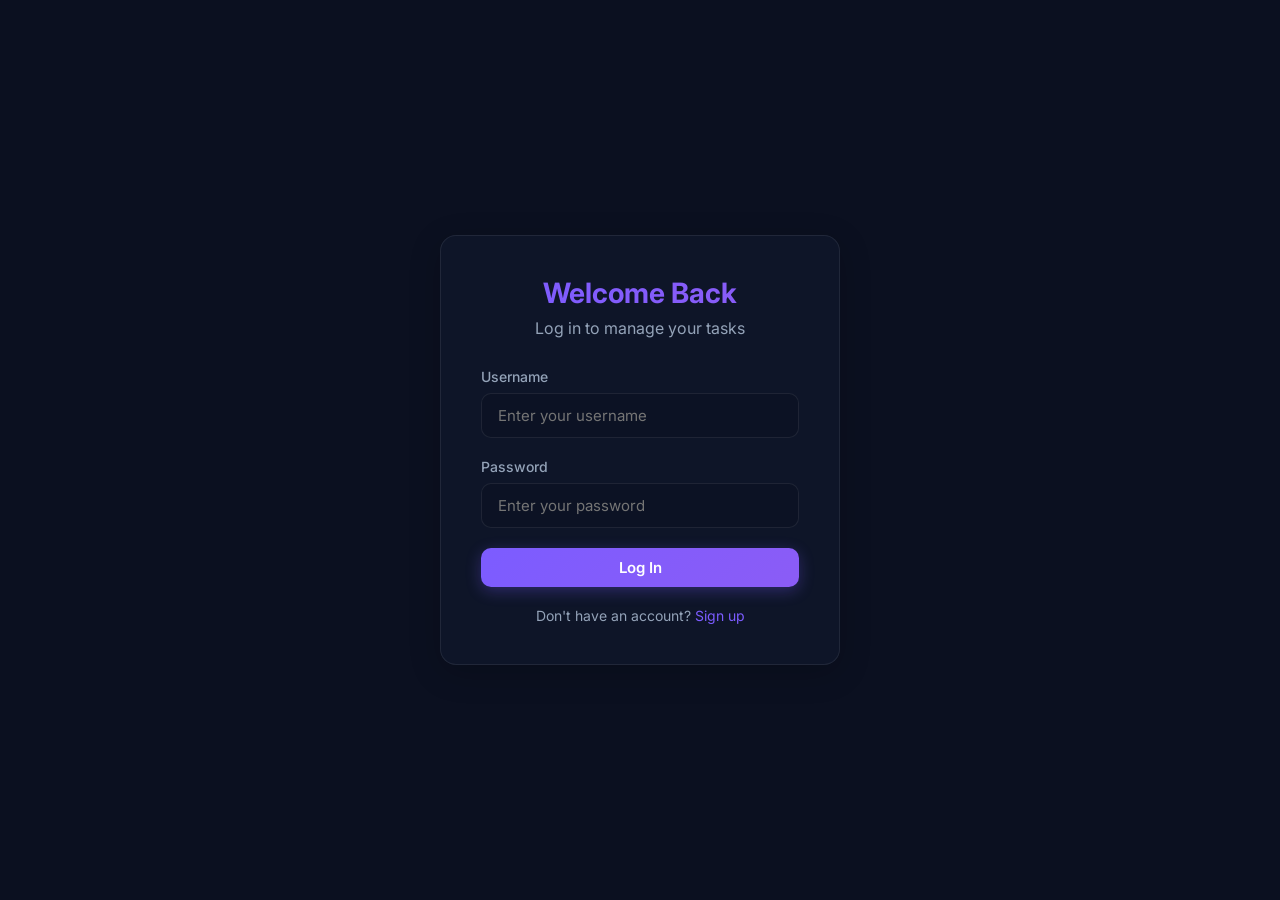
<file: SOFTWARE_TASK_MANAGER/frontend/login.html>
<!DOCTYPE html>
<html lang="en">

<head>
    <meta charset="UTF-8">
    <meta name="viewport" content="width=device-width, initial-scale=1.0">
    <title>Login - Task Manager</title>
    <link rel="stylesheet" href="css/style.css?v=2">
    <link href="https://fonts.googleapis.com/css2?family=Inter:wght@400;500;600;700&display=swap" rel="stylesheet">
</head>

<body>
    <div class="auth-container">
        <div class="glass auth-card">
            <h1>Welcome Back</h1>
            <p>Log in to manage your tasks</p>
            <form id="login-form">
                <div class="form-group">
                    <label for="username">Username</label>
                    <input type="text" id="username" required placeholder="Enter your username">
                </div>
                <div class="form-group">
                    <label for="password">Password</label>
                    <input type="password" id="password" required placeholder="Enter your password">
                </div>
                <button type="submit" class="btn btn-primary" style="width: 100%" id="login-btn">Log In</button>
            </form>
            <div class="auth-links">
                Don't have an account? <a href="register.html">Sign up</a>
            </div>
        </div>
    </div>

    <!-- Toast Container -->
    <div id="toast-container" class="toast-container"></div>

    <script src="js/utils.js"></script>
    <script>
        if (localStorage.getItem('token')) {
            window.location.href = 'dashboard.html';
        }

        document.getElementById('login-form').addEventListener('submit', async (e) => {
            e.preventDefault();
            const username = document.getElementById('username').value;
            const password = document.getElementById('password').value;
            const btn = document.getElementById('login-btn');

            try {
                btn.textContent = 'Logging in...';
                btn.disabled = true;

                const formData = new URLSearchParams();
                formData.append('username', username);
                formData.append('password', password);

                const response = await fetch(`${API_URL}/auth/login`, {
                    method: 'POST',
                    headers: {
                        'Content-Type': 'application/x-www-form-urlencoded'
                    },
                    body: formData
                });


                const data = await response.json();

                if (!response.ok) {
                    throw new Error(data.detail || 'Login failed');
                }

                localStorage.setItem('token', data.access_token);
                window.location.href = 'dashboard.html';
            } catch (error) {
                showToast(error.message, true);
            } finally {
                btn.textContent = 'Log In';
                btn.disabled = false;
            }
        });
    </script>
</body>

</html>
</file>
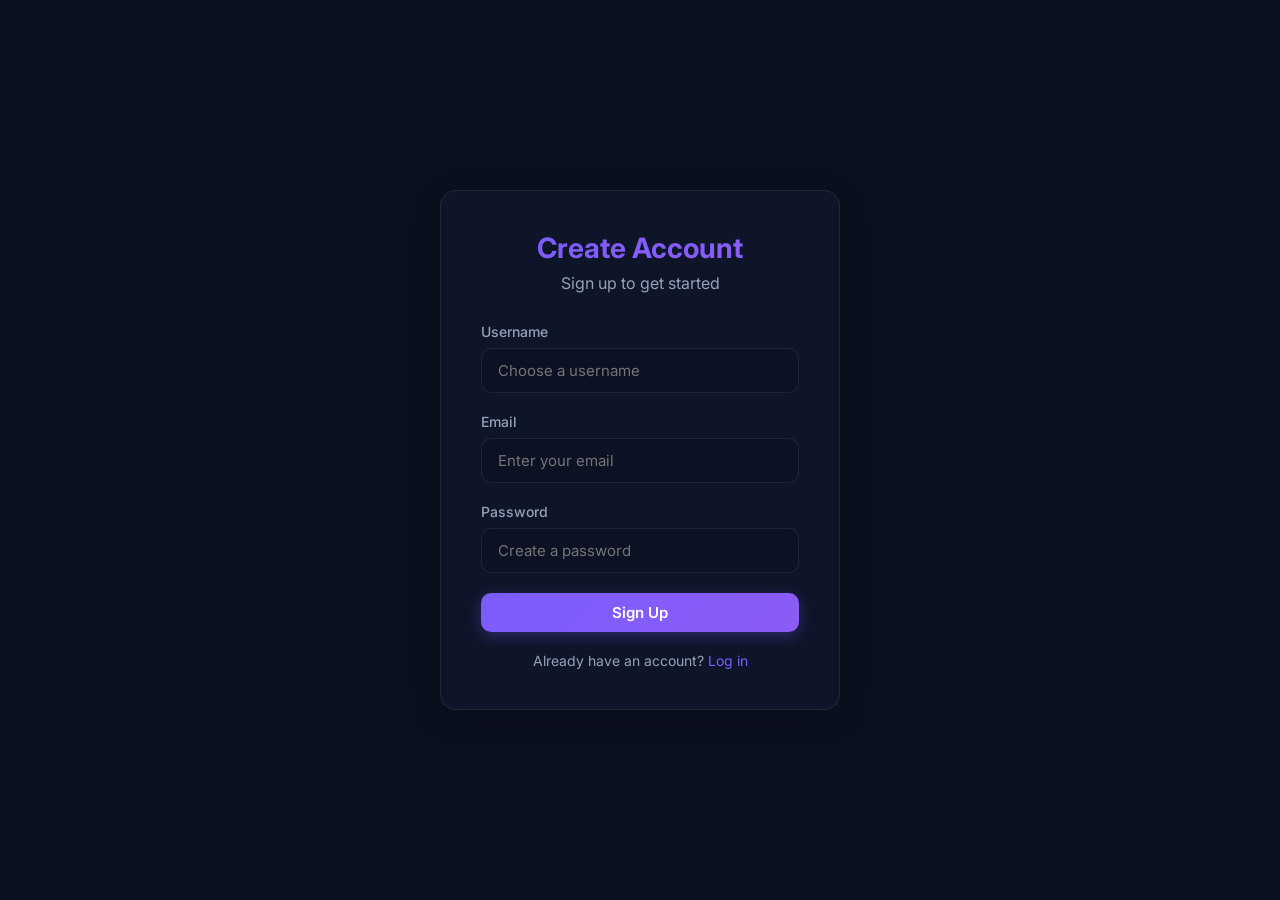
<file: SOFTWARE_TASK_MANAGER/frontend/register.html>
<!DOCTYPE html>
<html lang="en">

<head>
    <meta charset="UTF-8">
    <meta name="viewport" content="width=device-width, initial-scale=1.0">
    <title>Register - Task Manager</title>
    <link rel="stylesheet" href="css/style.css?v=2">
    <link href="https://fonts.googleapis.com/css2?family=Inter:wght@400;500;600;700&display=swap" rel="stylesheet">
</head>

<body>
    <div class="auth-container">
        <div class="glass auth-card">
            <h1>Create Account</h1>
            <p>Sign up to get started</p>
            <form id="register-form">
                <div class="form-group">
                    <label for="username">Username</label>
                    <input type="text" id="username" required placeholder="Choose a username">
                </div>
                <div class="form-group">
                    <label for="email">Email</label>
                    <input type="email" id="email" required placeholder="Enter your email">
                </div>
                <div class="form-group">
                    <label for="password">Password</label>
                    <input type="password" id="password" required placeholder="Create a password">
                </div>
                <button type="submit" class="btn btn-primary" style="width: 100%" id="register-btn">Sign Up</button>
            </form>
            <div class="auth-links">
                Already have an account? <a href="login.html">Log in</a>
            </div>
        </div>
    </div>

    <!-- Toast Container -->
    <div id="toast-container" class="toast-container"></div>

    <script src="js/utils.js"></script>
    <script>
        if (localStorage.getItem('token')) {
            window.location.href = 'dashboard.html';
        }

        document.getElementById('register-form').addEventListener('submit', async (e) => {
            e.preventDefault();
            const username = document.getElementById('username').value;
            const email = document.getElementById('email').value;
            const password = document.getElementById('password').value;
            const btn = document.getElementById('register-btn');

            try {
                btn.textContent = 'Creating account...';
                btn.disabled = true;

                await fetchAPI('/auth/register', {
                    method: 'POST',
                    body: JSON.stringify({ username, email, password })
                });


                showToast('Registration successful! Please log in.');
                window.location.href = 'login.html';
            } catch (error) {
                showToast(error.message, true);
            } finally {
                btn.textContent = 'Sign Up';
                btn.disabled = false;
            }
        });
    </script>
</body>

</html>
</file>
<file: frontend/css/style.css>
:root {
    /* Color Palette */
    --bg-dark: #0B1020;
    --bg-darker: #060913;
    --bg-card: rgba(18, 26, 47, 0.6);
    --bg-card-hover: rgba(18, 26, 47, 0.8);
    --border-color: rgba(255, 255, 255, 0.08);
    --border-highlight: rgba(255, 255, 255, 0.15);
    
    --accent: #7C5CFF;
    --accent-hover: #8B5CF6;
    --text-main: #F8FAFC;
    --text-muted: #94A3B8;
    
    --success: #22C55E;
    --success-bg: rgba(34, 197, 94, 0.15);
    --warning: #F59E0B;
    --warning-bg: rgba(245, 158, 11, 0.15);
    --danger: #EF4444;
    --danger-bg: rgba(239, 68, 68, 0.15);

    --sidebar-width: 280px;
    --header-height: 80px;

    --glass-bg: rgba(255, 255, 255, 0.05);
    --glass-hover: rgba(255, 255, 255, 0.1);
    --glass-light: rgba(255, 255, 255, 0.03);
    --input-bg: rgba(11, 16, 32, 0.5);
    --shadow-base: rgba(0, 0, 0, 0.2);
    --shadow-heavy: rgba(0, 0, 0, 0.3);
    
    --header-bg: rgba(11, 16, 32, 0.8);
    --scrollbar-hover: rgba(255, 255, 255, 0.2);
}

body.light-theme {
    --bg-dark: #F5F7FB;
    --bg-darker: #E9EEF8;
    --bg-card: #FFFFFF;
    --bg-card-hover: #F9FAFB;
    --border-color: rgba(0, 0, 0, 0.08);
    --border-highlight: rgba(0, 0, 0, 0.15);
    
    --text-main: #111827;
    --text-muted: #6B7280;
    
    --glass-bg: rgba(0, 0, 0, 0.04);
    --glass-hover: rgba(0, 0, 0, 0.08);
    --glass-light: rgba(0, 0, 0, 0.02);
    --input-bg: #FFFFFF;
    --shadow-base: rgba(0, 0, 0, 0.05);
    --shadow-heavy: rgba(0, 0, 0, 0.1);
    
    --header-bg: rgba(245, 247, 251, 0.8);
    --scrollbar-hover: rgba(0, 0, 0, 0.2);
}

* {
    margin: 0;
    padding: 0;
    box-sizing: border-box;
    font-family: 'Inter', -apple-system, BlinkMacSystemFont, sans-serif;
}

body {
    background-color: var(--bg-dark);
    color: var(--text-main);
    min-height: 100vh;
    overflow-x: hidden;
    transition: background-color 0.3s ease, color 0.3s ease;
}

/* Glassmorphism */
.glass {
    background: var(--bg-card);
    backdrop-filter: blur(16px);
    -webkit-backdrop-filter: blur(16px);
    border: 1px solid var(--border-color);
    border-radius: 16px;
    box-shadow: 0 8px 32px var(--shadow-base);
    transition: background-color 0.3s ease, border-color 0.3s ease, box-shadow 0.3s ease;
}

/* Auth Layout */
.auth-container {
    display: flex;
    justify-content: center;
    align-items: center;
    min-height: 100vh;
    padding: 20px;
}
.auth-card {
    width: 100%;
    max-width: 400px;
    padding: 40px;
    text-align: center;
    animation: fadeIn 0.5s ease-out;
}
.auth-card h1 {
    font-size: 28px;
    font-weight: 700;
    margin-bottom: 8px;
    background: linear-gradient(to right, #7C5CFF, #8B5CF6);
    -webkit-background-clip: text;
    -webkit-text-fill-color: transparent;
}
.auth-card p {
    color: var(--text-muted);
    margin-bottom: 30px;
}

/* Forms */
.form-group {
    margin-bottom: 20px;
    text-align: left;
}
.form-group label {
    display: block;
    margin-bottom: 8px;
    font-size: 14px;
    font-weight: 500;
    color: var(--text-muted);
}
.optional-text {
    font-size: 12px;
    opacity: 0.7;
    font-weight: normal;
}
.form-group input, 
.form-group textarea {
    width: 100%;
    padding: 12px 16px;
    background: var(--input-bg);
    border: 1px solid var(--border-color);
    border-radius: 10px;
    color: var(--text-main);
    font-size: 15px;
    transition: all 0.3s ease;
}
.form-group input:focus,
.form-group textarea:focus {
    outline: none;
    border-color: var(--accent);
    box-shadow: 0 0 0 3px rgba(124, 92, 255, 0.15);
}
.form-group textarea {
    resize: vertical;
    min-height: 100px;
}

/* Buttons */
.btn {
    padding: 10px 20px;
    border: none;
    border-radius: 10px;
    font-size: 15px;
    font-weight: 600;
    cursor: pointer;
    transition: all 0.2s ease;
    display: inline-flex;
    align-items: center;
    justify-content: center;
    gap: 8px;
}
.btn:active {
    transform: scale(0.97);
}
.btn-primary {
    background: linear-gradient(135deg, var(--accent), var(--accent-hover));
    color: white;
    box-shadow: 0 4px 15px rgba(124, 92, 255, 0.3);
}
.btn-primary:hover {
    background: linear-gradient(135deg, var(--accent-hover), #9d75ff);
    box-shadow: 0 6px 20px rgba(124, 92, 255, 0.4);
    transform: translateY(-1px);
}
.btn-secondary {
    background: var(--glass-bg);
    color: var(--text-main);
    border: 1px solid var(--border-color);
}
.btn-secondary:hover {
    background: var(--glass-hover);
}
.btn-icon {
    background: transparent;
    border: none;
    color: var(--text-muted);
    cursor: pointer;
    padding: 4px;
    border-radius: 6px;
    transition: all 0.2s;
}
.btn-icon:hover {
    color: var(--text-main);
    background: var(--glass-bg);
}

.auth-links { margin-top: 20px; font-size: 14px; color: var(--text-muted); }
.auth-links a { color: var(--accent); text-decoration: none; transition: color 0.3s ease; }
.auth-links a:hover { color: var(--accent-hover); }

/* Dashboard Layout */
.dashboard-body {
    display: flex;
    height: 100vh;
    overflow: hidden;
}

/* Sidebar */
.sidebar {
    width: var(--sidebar-width);
    flex-shrink: 0;
    background: var(--bg-darker);
    border-right: 1px solid var(--border-color);
    display: flex;
    flex-direction: column;
    transition: transform 0.3s ease;
    z-index: 50;
}
.sidebar-header {
    height: var(--header-height);
    flex-shrink: 0;
    display: flex;
    align-items: center;
    justify-content: space-between;
    padding: 0 24px;
    border-bottom: 1px solid var(--border-color);
}
.logo {
    display: flex;
    align-items: center;
    gap: 10px;
    font-size: 18px;
    font-weight: 700;
    color: var(--text-main);
}
.logo svg {
    color: var(--accent);
}
.sidebar-nav {
    flex: 1;
    padding: 24px 16px;
    display: flex;
    flex-direction: column;
    gap: 8px;
}
.nav-item {
    display: flex;
    align-items: center;
    gap: 12px;
    padding: 12px 16px;
    color: var(--text-muted);
    text-decoration: none;
    border-radius: 10px;
    font-size: 15px;
    font-weight: 500;
    transition: all 0.2s ease;
    cursor: pointer;
    border-left: 3px solid transparent;
}
.nav-item svg {
    width: 20px;
    height: 20px;
    opacity: 0.7;
}
.nav-item:hover {
    color: var(--text-main);
    background: var(--glass-bg);
}
.nav-item:hover svg {
    opacity: 1;
}
.nav-item.active {
    color: var(--text-main);
    background: rgba(124, 92, 255, 0.1);
    border-left: 3px solid var(--accent);
    box-shadow: inset 15px 0 15px -15px rgba(124, 92, 255, 0.2);
}
.nav-item.active svg {
    color: var(--accent);
    opacity: 1;
    filter: drop-shadow(0 0 5px rgba(124, 92, 255, 0.4));
}
.sidebar-footer {
    padding: 16px;
    border-top: 1px solid var(--border-color);
}
.logout-btn {
    width: 100%;
    background: transparent;
    border: none;
    cursor: pointer;
    text-align: left;
}
.logout-btn:hover {
    color: var(--danger);
    background: var(--danger-bg);
}
.logout-btn:hover svg {
    color: var(--danger);
}
.mobile-close, .mobile-menu-btn {
    display: none;
    background: transparent;
    border: none;
    color: var(--text-main);
    font-size: 24px;
    cursor: pointer;
}

/* Main Content */
.main-content {
    flex: 1;
    display: flex;
    flex-direction: column;
    overflow-y: auto;
    overflow-x: hidden;
    position: relative;
}
.main-content::-webkit-scrollbar {
    width: 8px;
}
.main-content::-webkit-scrollbar-track {
    background: transparent;
}
.main-content::-webkit-scrollbar-thumb {
    background: var(--glass-hover);
    border-radius: 4px;
}
.main-content::-webkit-scrollbar-thumb:hover {
    background: var(--scrollbar-hover);
}

.top-header {
    height: var(--header-height);
    flex-shrink: 0;
    display: flex;
    align-items: center;
    justify-content: space-between;
    padding: 0 40px;
    border-bottom: 1px solid var(--border-color);
    background: var(--header-bg);
    backdrop-filter: blur(12px);
    position: sticky;
    top: 0;
    z-index: 40;
    transition: background 0.3s ease, border-color 0.3s ease;
}
.header-left {
    display: flex;
    align-items: center;
    gap: 16px;
}
.greeting-section h2 {
    font-size: 22px;
    font-weight: 600;
}
.greeting-section p {
    font-size: 14px;
    color: var(--text-muted);
    margin-top: 4px;
}
.header-right {
    display: flex;
    align-items: center;
    gap: 16px;
}
.search-box {
    position: relative;
    display: flex;
    align-items: center;
}
.search-box svg {
    position: absolute;
    left: 12px;
    width: 16px;
    height: 16px;
    color: var(--text-muted);
}
.search-box input {
    background: var(--glass-bg);
    border: 1px solid var(--border-color);
    border-radius: 20px;
    padding: 8px 16px 8px 36px;
    color: var(--text-main);
    font-size: 14px;
    width: 250px;
    transition: all 0.3s;
}
.search-box input::placeholder {
    color: var(--text-muted);
}
.search-box input:focus {
    outline: none;
    background: var(--glass-hover);
    border-color: var(--border-highlight);
    width: 300px;
}

/* Stats Grid */
.stats-grid {
    display: grid;
    grid-template-columns: repeat(auto-fit, minmax(200px, 1fr));
    gap: 20px;
    padding: 30px 40px;
}
.stat-card {
    padding: 20px;
    display: flex;
    align-items: center;
    gap: 16px;
    transition: transform 0.3s;
}
.stat-card:hover {
    transform: translateY(-2px);
}
.stat-icon {
    width: 48px;
    height: 48px;
    border-radius: 12px;
    display: flex;
    justify-content: center;
    align-items: center;
}
.stat-icon svg {
    width: 24px;
    height: 24px;
}
.stat-info h3 {
    font-size: 13px;
    color: var(--text-muted);
    font-weight: 500;
    margin-bottom: 4px;
}
.stat-info p {
    font-size: 24px;
    font-weight: 700;
}

/* AI Insights Panel */
.ai-insights {
    margin: 0 40px 30px;
    padding: 20px;
    border-left: 4px solid var(--accent);
    background: linear-gradient(90deg, rgba(124, 92, 255, 0.05), transparent);
}
.insights-header {
    display: flex;
    justify-content: space-between;
    align-items: center;
    margin-bottom: 12px;
}
.insights-title {
    display: flex;
    align-items: center;
    gap: 8px;
}
.insights-title h3 {
    font-size: 16px;
    font-weight: 600;
    background: linear-gradient(to right, var(--accent), #c084fc);
    -webkit-background-clip: text;
    -webkit-text-fill-color: transparent;
}
.sparkle-icon {
    width: 18px;
    height: 18px;
    color: var(--accent);
    animation: pulse 2s infinite;
}
.insights-content {
    font-size: 14px;
    color: var(--text-muted);
    line-height: 1.5;
    transition: max-height 0.3s ease, opacity 0.3s ease;
    overflow: hidden;
}
.insights-content.hidden {
    max-height: 0;
    opacity: 0;
    margin: 0;
}
.insight-item {
    display: flex;
    align-items: flex-start;
    gap: 8px;
    margin-bottom: 8px;
}
.insight-item:last-child {
    margin-bottom: 0;
}
.insight-item::before {
    content: "•";
    color: var(--accent);
    font-size: 18px;
    line-height: 1;
}

/* Tasks Section */
.tasks-section {
    padding: 0 40px 40px;
    flex: 1;
}
.filters-container {
    display: flex;
    justify-content: space-between;
    align-items: center;
    margin-bottom: 24px;
}
.filters {
    display: flex;
    gap: 8px;
    background: var(--glass-light);
    padding: 4px;
    border-radius: 12px;
    border: 1px solid var(--border-color);
}
.filter-btn {
    background: transparent;
    border: none;
    color: var(--text-muted);
    padding: 8px 16px;
    border-radius: 8px;
    font-size: 14px;
    font-weight: 500;
    cursor: pointer;
    transition: all 0.2s;
}
.filter-btn:hover {
    color: var(--text-main);
}
.filter-btn.active {
    background: var(--accent);
    color: white;
    box-shadow: 0 4px 15px rgba(124, 92, 255, 0.3);
}

.tasks-grid {
    display: grid;
    grid-template-columns: repeat(auto-fill, minmax(320px, 1fr));
    gap: 24px;
}

/* Task Card */
.task-card {
    padding: 20px;
    transition: all 0.3s cubic-bezier(0.4, 0, 0.2, 1);
    display: flex;
    flex-direction: column;
    position: relative;
    overflow: hidden;
    cursor: pointer;
}
.task-card::before {
    content: '';
    position: absolute;
    top: 0; left: 0; width: 4px; height: 100%;
    background: var(--border-color);
    transition: background 0.3s;
}
.task-card:hover {
    transform: translateY(-4px);
    box-shadow: 0 12px 40px var(--shadow-heavy);
    border-color: var(--border-highlight);
    background: var(--bg-card-hover);
}
.task-card.priority-High::before { background: var(--danger); }
.task-card.priority-Medium::before { background: var(--warning); }
.task-card.priority-Low::before { background: var(--success); }

.task-card.completed {
    opacity: 0.6;
}
.task-card.completed::before {
    background: var(--success);
}
.task-card.completed .task-title {
    text-decoration: line-through;
    color: var(--text-muted);
}

.task-header {
    display: flex;
    justify-content: space-between;
    align-items: flex-start;
    margin-bottom: 12px;
}
.task-title {
    font-size: 16px;
    font-weight: 600;
    line-height: 1.4;
    padding-right: 10px;
}
.priority-badge {
    padding: 4px 10px;
    border-radius: 20px;
    font-size: 12px;
    font-weight: 600;
    white-space: nowrap;
}
.badge-High { background: var(--danger-bg); color: var(--danger); }
.badge-Medium { background: var(--warning-bg); color: var(--warning); }
.badge-Low { background: var(--success-bg); color: var(--success); }

.task-desc {
    color: var(--text-muted);
    font-size: 14px;
    margin-bottom: 20px;
    flex-grow: 1;
    display: -webkit-box;
    -webkit-line-clamp: 3;
    -webkit-box-orient: vertical;
    overflow: hidden;
}

.task-footer {
    display: flex;
    justify-content: space-between;
    align-items: center;
    margin-top: auto;
    padding-top: 16px;
    border-top: 1px solid var(--border-color);
}
.task-date {
    display: flex;
    align-items: center;
    gap: 6px;
    font-size: 12px;
    color: var(--text-muted);
}
.task-date svg {
    width: 14px; height: 14px;
}
.task-date.overdue {
    color: var(--danger);
}
.task-actions {
    display: flex;
    gap: 4px;
    opacity: 0;
    transform: translateX(10px);
    transition: all 0.3s;
}
.task-card:hover .task-actions {
    opacity: 1;
    transform: translateX(0);
}

.action-btn {
    background: var(--glass-bg);
    border: none;
    color: var(--text-muted);
    cursor: pointer;
    padding: 6px;
    border-radius: 6px;
    display: flex;
    align-items: center;
    justify-content: center;
    transition: all 0.2s;
}
.action-btn svg { width: 16px; height: 16px; }
.action-btn:hover { background: var(--glass-hover); color: var(--text-main); }
.action-btn.complete:hover { color: var(--success); background: var(--success-bg); }
.action-btn.delete:hover { color: var(--danger); background: var(--danger-bg); }

/* Empty State */
.empty-state {
    grid-column: 1 / -1;
    display: flex;
    flex-direction: column;
    align-items: center;
    justify-content: center;
    padding: 60px 20px;
    text-align: center;
    border: 1px dashed var(--border-color);
}
.empty-icon {
    width: 64px; height: 64px;
    border-radius: 50%;
    background: var(--glass-light);
    display: flex; align-items: center; justify-content: center;
    margin-bottom: 16px;
    color: var(--text-muted);
}
.empty-icon svg { width: 32px; height: 32px; }
.empty-state h3 { font-size: 18px; margin-bottom: 8px; }
.empty-state p { color: var(--text-muted); font-size: 14px; margin-bottom: 24px; max-width: 300px; }

/* Modal */
.modal {
    display: none;
    position: fixed;
    top: 0; left: 0; width: 100%; height: 100%;
    background: rgba(0, 0, 0, 0.5);
    backdrop-filter: blur(8px);
    z-index: 100;
    justify-content: center;
    align-items: center;
    padding: 20px;
    opacity: 0;
    transition: opacity 0.3s ease;
}
.modal.active {
    display: flex;
    opacity: 1;
}
.modal-content {
    width: 100%;
    max-width: 500px;
    padding: 30px;
    position: relative;
    transform: scale(0.95);
    transition: transform 0.3s cubic-bezier(0.34, 1.56, 0.64, 1);
}
.modal.active .modal-content {
    transform: scale(1);
}
.modal-close {
    position: absolute;
    top: 20px; right: 20px;
    background: transparent;
    border: none;
    color: var(--text-muted);
    font-size: 24px;
    line-height: 1;
    cursor: pointer;
    transition: color 0.2s;
}
.modal-close:hover { color: var(--text-main); }
.modal-title {
    font-size: 20px;
    margin-bottom: 24px;
    font-weight: 600;
}
.form-actions {
    display: flex;
    justify-content: flex-end;
    gap: 12px;
    margin-top: 30px;
}

/* Toast Notifications */
.toast-container {
    position: fixed;
    bottom: 30px;
    right: 30px;
    z-index: 200;
    display: flex;
    flex-direction: column;
    gap: 10px;
}
.toast {
    display: flex;
    align-items: center;
    gap: 12px;
    padding: 16px 20px;
    background: rgba(18, 26, 47, 0.9);
    backdrop-filter: blur(12px);
    border-radius: 12px;
    border: 1px solid var(--border-color);
    box-shadow: 0 8px 30px var(--shadow-heavy);
    color: var(--text-main);
    font-size: 14px;
    font-weight: 500;
    transform: translateX(120%);
    transition: transform 0.3s cubic-bezier(0.34, 1.56, 0.64, 1);
}
.toast.show {
    transform: translateX(0);
}
.toast svg {
    width: 20px; height: 20px;
}
.toast-success svg { color: var(--success); }
.toast-error svg { color: var(--danger); }

/* Shimmer Loading */
.loading-insight {
    display: flex; flex-direction: column; gap: 8px;
}
.shimmer-line {
    height: 12px; border-radius: 6px;
    background: linear-gradient(90deg, var(--glass-bg) 25%, var(--glass-hover) 50%, var(--glass-bg) 75%);
    background-size: 200% 100%;
    animation: shimmer 2s infinite;
}
.shimmer-line.short { width: 60%; }

@keyframes fadeIn {
    from { opacity: 0; transform: translateY(10px); }
    to { opacity: 1; transform: translateY(0); }
}
@keyframes pulse {
    0% { opacity: 0.6; transform: scale(0.95); }
    50% { opacity: 1; transform: scale(1.05); }
    100% { opacity: 0.6; transform: scale(0.95); }
}
@keyframes shimmer {
    0% { background-position: 200% 0; }
    100% { background-position: -200% 0; }
}

/* Responsiveness */
@media (max-width: 1024px) {
    .search-box input { width: 200px; }
    .search-box input:focus { width: 220px; }
    .stats-grid { grid-template-columns: repeat(2, 1fr); }
}
@media (max-width: 768px) {
    .sidebar {
        position: fixed;
        left: 0; top: 0; height: 100%;
        transform: translateX(-100%);
    }
    .sidebar.open {
        transform: translateX(0);
        box-shadow: 20px 0 50px rgba(0,0,0,0.5);
    }
    .mobile-close, .mobile-menu-btn { display: block; }
    .top-header { padding: 0 20px; }
    .stats-grid { padding: 20px; grid-template-columns: 1fr 1fr; }
    .ai-insights { margin: 0 20px 20px; }
    .tasks-section { padding: 0 20px 20px; }
    .search-box { display: none; }
    .filters-container { flex-direction: column; align-items: flex-start; gap: 16px; }
    .filters { width: 100%; overflow-x: auto; }
    .filter-btn { white-space: nowrap; }
}
@media (max-width: 480px) {
    .stats-grid { grid-template-columns: 1fr; }
}

/* Global Safety Fixes */
img, svg {
    max-width: 100%;
}

.btn svg {
    width: 18px;
    height: 18px;
    flex-shrink: 0;
}

.btn-icon svg {
    width: 20px;
    height: 20px;
    flex-shrink: 0;
}

.mobile-menu-btn svg, .mobile-close svg {
    width: 28px;
    height: 28px;
    flex-shrink: 0;
}

html, body {
    overflow-x: hidden;
    max-width: 100%;
}

/* Dashboard Content Grid */
.dashboard-content-grid {
    display: grid;
    grid-template-columns: 1fr 340px;
    gap: 30px;
}

.sidebar-widgets {
    display: flex;
    flex-direction: column;
    gap: 30px;
}

/* AI Insights adjustments */
.ai-insights {
    margin: 0;
}

/* Calendar Widget */
.calendar-widget {
    padding: 24px;
}

.calendar-header {
    display: flex;
    justify-content: space-between;
    align-items: center;
    margin-bottom: 20px;
}

.calendar-header h3 {
    font-size: 16px;
    font-weight: 600;
}

.calendar-grid {
    display: grid;
    grid-template-columns: repeat(7, 1fr);
    gap: 8px;
    text-align: center;
}

.calendar-day-header {
    font-size: 12px;
    color: var(--text-muted);
    font-weight: 600;
    margin-bottom: 8px;
}

.calendar-cell {
    aspect-ratio: 1;
    display: flex;
    flex-direction: column;
    align-items: center;
    justify-content: center;
    font-size: 14px;
    border-radius: 8px;
    cursor: pointer;
    transition: all 0.2s ease;
    background: transparent;
    border: 1px solid transparent;
    position: relative;
}

.calendar-cell:hover {
    background: var(--glass-bg);
}

.calendar-cell.current-month {
    color: var(--text-main);
}

.calendar-cell.other-month {
    color: var(--text-muted);
    opacity: 0.3;
}

.calendar-cell.today {
    background: rgba(124, 92, 255, 0.15);
    border-color: rgba(124, 92, 255, 0.4);
    color: var(--text-main);
    font-weight: 600;
}

.calendar-cell.selected {
    border-color: var(--accent);
    box-shadow: 0 0 10px rgba(124, 92, 255, 0.2);
    background: rgba(255, 255, 255, 0.08);
}

.calendar-indicators {
    display: flex;
    gap: 3px;
    margin-top: 4px;
    height: 4px;
}

.indicator {
    width: 4px;
    height: 4px;
    border-radius: 50%;
}

.indicator.high { background: var(--danger); }
.indicator.medium { background: var(--warning); }
.indicator.low { background: var(--success); }
.indicator.completed { background: var(--text-muted); opacity: 0.5; }

.calendar-day-tasks {
    margin-top: 20px;
    padding-top: 20px;
    border-top: 1px solid var(--border-color);
}
.calendar-day-tasks.hidden {
    display: none;
}
.calendar-day-tasks h4 {
    font-size: 14px;
    color: var(--text-muted);
    margin-bottom: 12px;
}
.mini-task-item {
    padding: 8px 12px;
    background: var(--glass-light);
    border-radius: 8px;
    margin-bottom: 8px;
    font-size: 13px;
    display: flex;
    justify-content: space-between;
    align-items: center;
    border-left: 3px solid transparent;
}
.mini-task-item.priority-High { border-left-color: var(--danger); }
.mini-task-item.priority-Medium { border-left-color: var(--warning); }
.mini-task-item.priority-Low { border-left-color: var(--success); }
.mini-task-item.completed { opacity: 0.5; text-decoration: line-through; border-left-color: var(--text-muted); }
.mini-task-title {
    white-space: nowrap;
    overflow: hidden;
    text-overflow: ellipsis;
    max-width: 180px;
}

@media (max-width: 1024px) {
    .dashboard-content-grid {
        grid-template-columns: 1fr;
    }
}

/* Views */
.view-section {
    display: none;
    flex-direction: column;
    flex: 1;
}
.view-section.active {
    display: flex;
}

/* Settings View */
.settings-page {
    padding: 0 40px 40px;
    max-width: 1000px;
    margin: 0 auto;
    width: 100%;
}
.settings-header {
    margin-bottom: 30px;
}
.settings-header h2 {
    font-size: 28px;
    font-weight: 700;
    margin-bottom: 8px;
}
.settings-header p {
    color: var(--text-muted);
}
.settings-grid {
    display: grid;
    grid-template-columns: repeat(auto-fit, minmax(350px, 1fr));
    gap: 24px;
}
.settings-card {
    padding: 24px;
    display: flex;
    flex-direction: column;
    gap: 20px;
}
.settings-card h3 {
    font-size: 16px;
    font-weight: 600;
    color: var(--accent);
    margin-bottom: 4px;
}
.profile-info {
    display: flex;
    align-items: center;
    gap: 14px;
}
.avatar-placeholder {
    width: 48px;
    height: 48px;
    border-radius: 50%;
    background: linear-gradient(135deg, var(--accent), #c084fc);
    display: flex;
    align-items: center;
    justify-content: center;
    font-size: 20px;
    font-weight: 700;
    color: white;
    transition: transform 0.2s ease, box-shadow 0.2s ease;
    cursor: default;
}
.avatar-placeholder:hover {
    transform: scale(1.05);
    box-shadow: 0 4px 12px rgba(124, 92, 255, 0.4);
}
.profile-details {
    display: flex;
    flex-direction: column;
    justify-content: center;
}
.profile-details h4 {
    font-size: 16px;
    font-weight: 600;
    margin-bottom: 2px;
}
.profile-details p {
    color: var(--text-muted);
    font-size: 13px;
    margin: 0;
}

.setting-row {
    display: flex;
    justify-content: space-between;
    align-items: center;
    padding: 12px 0;
    border-bottom: 1px solid var(--glass-bg);
}
.setting-row:last-child {
    border-bottom: none;
    padding-bottom: 0;
}
.setting-row span {
    font-size: 15px;
    color: var(--text-main);
}

/* Switch Toggle */
.switch {
    position: relative;
    display: inline-block;
    width: 44px;
    height: 24px;
}
.switch input {
    opacity: 0;
    width: 0;
    height: 0;
}
.slider {
    position: absolute;
    cursor: pointer;
    top: 0; left: 0; right: 0; bottom: 0;
    background-color: var(--glass-hover);
    transition: .3s;
    border-radius: 24px;
}
.slider:before {
    position: absolute;
    content: "";
    height: 18px;
    width: 18px;
    left: 3px;
    bottom: 3px;
    background-color: white;
    transition: .3s;
    border-radius: 50%;
}
input:checked + .slider {
    background-color: var(--accent);
}
input:focus + .slider {
    box-shadow: 0 0 1px var(--accent);
}
input:checked + .slider:before {
    transform: translateX(20px);
}

/* Color Picker */
.color-picker {
    display: flex;
    gap: 12px;
}
.color-btn {
    width: 24px;
    height: 24px;
    border-radius: 50%;
    border: 2px solid transparent;
    cursor: pointer;
    transition: all 0.2s;
}
.color-btn.active {
    border-color: white;
    transform: scale(1.1);
    box-shadow: 0 0 10px rgba(255,255,255,0.2);
}

.action-buttons {
    display: flex;
    flex-direction: column;
    gap: 12px;
    margin-top: 10px;
}
</file>
<file: SOFTWARE_TASK_MANAGER/frontend/css/style.css>
:root {
    /* Color Palette */
    --bg-dark: #0B1020;
    --bg-darker: #060913;
    --bg-card: rgba(18, 26, 47, 0.6);
    --bg-card-hover: rgba(18, 26, 47, 0.8);
    --border-color: rgba(255, 255, 255, 0.08);
    --border-highlight: rgba(255, 255, 255, 0.15);
    
    --accent: #7C5CFF;
    --accent-hover: #8B5CF6;
    --text-main: #F8FAFC;
    --text-muted: #94A3B8;
    
    --success: #22C55E;
    --success-bg: rgba(34, 197, 94, 0.15);
    --warning: #F59E0B;
    --warning-bg: rgba(245, 158, 11, 0.15);
    --danger: #EF4444;
    --danger-bg: rgba(239, 68, 68, 0.15);

    --sidebar-width: 280px;
    --header-height: 80px;

    --glass-bg: rgba(255, 255, 255, 0.05);
    --glass-hover: rgba(255, 255, 255, 0.1);
    --glass-light: rgba(255, 255, 255, 0.03);
    --input-bg: rgba(11, 16, 32, 0.5);
    --shadow-base: rgba(0, 0, 0, 0.2);
    --shadow-heavy: rgba(0, 0, 0, 0.3);
    
    --header-bg: rgba(11, 16, 32, 0.8);
    --scrollbar-hover: rgba(255, 255, 255, 0.2);
}

body.light-theme {
    --bg-dark: #F5F7FB;
    --bg-darker: #E9EEF8;
    --bg-card: #FFFFFF;
    --bg-card-hover: #F9FAFB;
    --border-color: rgba(0, 0, 0, 0.08);
    --border-highlight: rgba(0, 0, 0, 0.15);
    
    --text-main: #111827;
    --text-muted: #6B7280;
    
    --glass-bg: rgba(0, 0, 0, 0.04);
    --glass-hover: rgba(0, 0, 0, 0.08);
    --glass-light: rgba(0, 0, 0, 0.02);
    --input-bg: #FFFFFF;
    --shadow-base: rgba(0, 0, 0, 0.05);
    --shadow-heavy: rgba(0, 0, 0, 0.1);
    
    --header-bg: rgba(245, 247, 251, 0.8);
    --scrollbar-hover: rgba(0, 0, 0, 0.2);
}

* {
    margin: 0;
    padding: 0;
    box-sizing: border-box;
    font-family: 'Inter', -apple-system, BlinkMacSystemFont, sans-serif;
}

body {
    background-color: var(--bg-dark);
    color: var(--text-main);
    min-height: 100vh;
    overflow-x: hidden;
    transition: background-color 0.3s ease, color 0.3s ease;
}

/* Glassmorphism */
.glass {
    background: var(--bg-card);
    backdrop-filter: blur(16px);
    -webkit-backdrop-filter: blur(16px);
    border: 1px solid var(--border-color);
    border-radius: 16px;
    box-shadow: 0 8px 32px var(--shadow-base);
    transition: background-color 0.3s ease, border-color 0.3s ease, box-shadow 0.3s ease;
}

/* Auth Layout */
.auth-container {
    display: flex;
    justify-content: center;
    align-items: center;
    min-height: 100vh;
    padding: 20px;
}
.auth-card {
    width: 100%;
    max-width: 400px;
    padding: 40px;
    text-align: center;
    animation: fadeIn 0.5s ease-out;
}
.auth-card h1 {
    font-size: 28px;
    font-weight: 700;
    margin-bottom: 8px;
    background: linear-gradient(to right, #7C5CFF, #8B5CF6);
    -webkit-background-clip: text;
    -webkit-text-fill-color: transparent;
}
.auth-card p {
    color: var(--text-muted);
    margin-bottom: 30px;
}

/* Forms */
.form-group {
    margin-bottom: 20px;
    text-align: left;
}
.form-group label {
    display: block;
    margin-bottom: 8px;
    font-size: 14px;
    font-weight: 500;
    color: var(--text-muted);
}
.optional-text {
    font-size: 12px;
    opacity: 0.7;
    font-weight: normal;
}
.form-group input, 
.form-group textarea {
    width: 100%;
    padding: 12px 16px;
    background: var(--input-bg);
    border: 1px solid var(--border-color);
    border-radius: 10px;
    color: var(--text-main);
    font-size: 15px;
    transition: all 0.3s ease;
}
.form-group input:focus,
.form-group textarea:focus {
    outline: none;
    border-color: var(--accent);
    box-shadow: 0 0 0 3px rgba(124, 92, 255, 0.15);
}
.form-group textarea {
    resize: vertical;
    min-height: 100px;
}

/* Buttons */
.btn {
    padding: 10px 20px;
    border: none;
    border-radius: 10px;
    font-size: 15px;
    font-weight: 600;
    cursor: pointer;
    transition: all 0.2s ease;
    display: inline-flex;
    align-items: center;
    justify-content: center;
    gap: 8px;
}
.btn:active {
    transform: scale(0.97);
}
.btn-primary {
    background: linear-gradient(135deg, var(--accent), var(--accent-hover));
    color: white;
    box-shadow: 0 4px 15px rgba(124, 92, 255, 0.3);
}
.btn-primary:hover {
    background: linear-gradient(135deg, var(--accent-hover), #9d75ff);
    box-shadow: 0 6px 20px rgba(124, 92, 255, 0.4);
    transform: translateY(-1px);
}
.btn-secondary {
    background: var(--glass-bg);
    color: var(--text-main);
    border: 1px solid var(--border-color);
}
.btn-secondary:hover {
    background: var(--glass-hover);
}
.btn-icon {
    background: transparent;
    border: none;
    color: var(--text-muted);
    cursor: pointer;
    padding: 4px;
    border-radius: 6px;
    transition: all 0.2s;
}
.btn-icon:hover {
    color: var(--text-main);
    background: var(--glass-bg);
}

.auth-links { margin-top: 20px; font-size: 14px; color: var(--text-muted); }
.auth-links a { color: var(--accent); text-decoration: none; transition: color 0.3s ease; }
.auth-links a:hover { color: var(--accent-hover); }

/* Dashboard Layout */
.dashboard-body {
    display: flex;
    height: 100vh;
    overflow: hidden;
}

/* Sidebar */
.sidebar {
    width: var(--sidebar-width);
    flex-shrink: 0;
    background: var(--bg-darker);
    border-right: 1px solid var(--border-color);
    display: flex;
    flex-direction: column;
    transition: transform 0.3s ease;
    z-index: 50;
}
.sidebar-header {
    height: var(--header-height);
    flex-shrink: 0;
    display: flex;
    align-items: center;
    justify-content: space-between;
    padding: 0 24px;
    border-bottom: 1px solid var(--border-color);
}
.logo {
    display: flex;
    align-items: center;
    gap: 10px;
    font-size: 18px;
    font-weight: 700;
    color: var(--text-main);
}
.logo svg {
    color: var(--accent);
}
.sidebar-nav {
    flex: 1;
    padding: 24px 16px;
    display: flex;
    flex-direction: column;
    gap: 8px;
}
.nav-item {
    display: flex;
    align-items: center;
    gap: 12px;
    padding: 12px 16px;
    color: var(--text-muted);
    text-decoration: none;
    border-radius: 10px;
    font-size: 15px;
    font-weight: 500;
    transition: all 0.2s ease;
    cursor: pointer;
    border-left: 3px solid transparent;
}
.nav-item svg {
    width: 20px;
    height: 20px;
    opacity: 0.7;
}
.nav-item:hover {
    color: var(--text-main);
    background: var(--glass-bg);
}
.nav-item:hover svg {
    opacity: 1;
}
.nav-item.active {
    color: var(--text-main);
    background: rgba(124, 92, 255, 0.1);
    border-left: 3px solid var(--accent);
    box-shadow: inset 15px 0 15px -15px rgba(124, 92, 255, 0.2);
}
.nav-item.active svg {
    color: var(--accent);
    opacity: 1;
    filter: drop-shadow(0 0 5px rgba(124, 92, 255, 0.4));
}
.sidebar-footer {
    padding: 16px;
    border-top: 1px solid var(--border-color);
}
.logout-btn {
    width: 100%;
    background: transparent;
    border: none;
    cursor: pointer;
    text-align: left;
}
.logout-btn:hover {
    color: var(--danger);
    background: var(--danger-bg);
}
.logout-btn:hover svg {
    color: var(--danger);
}
.mobile-close, .mobile-menu-btn {
    display: none;
    background: transparent;
    border: none;
    color: var(--text-main);
    font-size: 24px;
    cursor: pointer;
}

/* Main Content */
.main-content {
    flex: 1;
    display: flex;
    flex-direction: column;
    overflow-y: auto;
    overflow-x: hidden;
    position: relative;
}
.main-content::-webkit-scrollbar {
    width: 8px;
}
.main-content::-webkit-scrollbar-track {
    background: transparent;
}
.main-content::-webkit-scrollbar-thumb {
    background: var(--glass-hover);
    border-radius: 4px;
}
.main-content::-webkit-scrollbar-thumb:hover {
    background: var(--scrollbar-hover);
}

.top-header {
    height: var(--header-height);
    flex-shrink: 0;
    display: flex;
    align-items: center;
    justify-content: space-between;
    padding: 0 40px;
    border-bottom: 1px solid var(--border-color);
    background: var(--header-bg);
    backdrop-filter: blur(12px);
    position: sticky;
    top: 0;
    z-index: 40;
    transition: background 0.3s ease, border-color 0.3s ease;
}
.header-left {
    display: flex;
    align-items: center;
    gap: 16px;
}
.greeting-section h2 {
    font-size: 22px;
    font-weight: 600;
}
.greeting-section p {
    font-size: 14px;
    color: var(--text-muted);
    margin-top: 4px;
}
.header-right {
    display: flex;
    align-items: center;
    gap: 16px;
}
.search-box {
    position: relative;
    display: flex;
    align-items: center;
}
.search-box svg {
    position: absolute;
    left: 12px;
    width: 16px;
    height: 16px;
    color: var(--text-muted);
}
.search-box input {
    background: var(--glass-bg);
    border: 1px solid var(--border-color);
    border-radius: 20px;
    padding: 8px 16px 8px 36px;
    color: var(--text-main);
    font-size: 14px;
    width: 250px;
    transition: all 0.3s;
}
.search-box input::placeholder {
    color: var(--text-muted);
}
.search-box input:focus {
    outline: none;
    background: var(--glass-hover);
    border-color: var(--border-highlight);
    width: 300px;
}

/* Stats Grid */
.stats-grid {
    display: grid;
    grid-template-columns: repeat(auto-fit, minmax(200px, 1fr));
    gap: 20px;
    padding: 30px 40px;
}
.stat-card {
    padding: 20px;
    display: flex;
    align-items: center;
    gap: 16px;
    transition: transform 0.3s;
}
.stat-card:hover {
    transform: translateY(-2px);
}
.stat-icon {
    width: 48px;
    height: 48px;
    border-radius: 12px;
    display: flex;
    justify-content: center;
    align-items: center;
}
.stat-icon svg {
    width: 24px;
    height: 24px;
}
.stat-info h3 {
    font-size: 13px;
    color: var(--text-muted);
    font-weight: 500;
    margin-bottom: 4px;
}
.stat-info p {
    font-size: 24px;
    font-weight: 700;
}

/* AI Insights Panel */
.ai-insights {
    margin: 0 40px 30px;
    padding: 20px;
    border-left: 4px solid var(--accent);
    background: linear-gradient(90deg, rgba(124, 92, 255, 0.05), transparent);
}
.insights-header {
    display: flex;
    justify-content: space-between;
    align-items: center;
    margin-bottom: 12px;
}
.insights-title {
    display: flex;
    align-items: center;
    gap: 8px;
}
.insights-title h3 {
    font-size: 16px;
    font-weight: 600;
    background: linear-gradient(to right, var(--accent), #c084fc);
    -webkit-background-clip: text;
    -webkit-text-fill-color: transparent;
}
.sparkle-icon {
    width: 18px;
    height: 18px;
    color: var(--accent);
    animation: pulse 2s infinite;
}
.insights-content {
    font-size: 14px;
    color: var(--text-muted);
    line-height: 1.5;
    transition: max-height 0.3s ease, opacity 0.3s ease;
    overflow: hidden;
}
.insights-content.hidden {
    max-height: 0;
    opacity: 0;
    margin: 0;
}
.insight-item {
    display: flex;
    align-items: flex-start;
    gap: 8px;
    margin-bottom: 8px;
}
.insight-item:last-child {
    margin-bottom: 0;
}
.insight-item::before {
    content: "•";
    color: var(--accent);
    font-size: 18px;
    line-height: 1;
}

/* Tasks Section */
.tasks-section {
    padding: 0 40px 40px;
    flex: 1;
}
.filters-container {
    display: flex;
    justify-content: space-between;
    align-items: center;
    margin-bottom: 24px;
}
.filters {
    display: flex;
    gap: 8px;
    background: var(--glass-light);
    padding: 4px;
    border-radius: 12px;
    border: 1px solid var(--border-color);
}
.filter-btn {
    background: transparent;
    border: none;
    color: var(--text-muted);
    padding: 8px 16px;
    border-radius: 8px;
    font-size: 14px;
    font-weight: 500;
    cursor: pointer;
    transition: all 0.2s;
}
.filter-btn:hover {
    color: var(--text-main);
}
.filter-btn.active {
    background: var(--accent);
    color: white;
    box-shadow: 0 4px 15px rgba(124, 92, 255, 0.3);
}

.tasks-grid {
    display: grid;
    grid-template-columns: repeat(auto-fill, minmax(320px, 1fr));
    gap: 24px;
}

/* Task Card */
.task-card {
    padding: 20px;
    transition: all 0.3s cubic-bezier(0.4, 0, 0.2, 1);
    display: flex;
    flex-direction: column;
    position: relative;
    overflow: hidden;
    cursor: pointer;
}
.task-card::before {
    content: '';
    position: absolute;
    top: 0; left: 0; width: 4px; height: 100%;
    background: var(--border-color);
    transition: background 0.3s;
}
.task-card:hover {
    transform: translateY(-4px);
    box-shadow: 0 12px 40px var(--shadow-heavy);
    border-color: var(--border-highlight);
    background: var(--bg-card-hover);
}
.task-card.priority-High::before { background: var(--danger); }
.task-card.priority-Medium::before { background: var(--warning); }
.task-card.priority-Low::before { background: var(--success); }

.task-card.completed {
    opacity: 0.6;
}
.task-card.completed::before {
    background: var(--success);
}
.task-card.completed .task-title {
    text-decoration: line-through;
    color: var(--text-muted);
}

.task-header {
    display: flex;
    justify-content: space-between;
    align-items: flex-start;
    margin-bottom: 12px;
}
.task-title {
    font-size: 16px;
    font-weight: 600;
    line-height: 1.4;
    padding-right: 10px;
}
.priority-badge {
    padding: 4px 10px;
    border-radius: 20px;
    font-size: 12px;
    font-weight: 600;
    white-space: nowrap;
}
.badge-High { background: var(--danger-bg); color: var(--danger); }
.badge-Medium { background: var(--warning-bg); color: var(--warning); }
.badge-Low { background: var(--success-bg); color: var(--success); }

.task-desc {
    color: var(--text-muted);
    font-size: 14px;
    margin-bottom: 20px;
    flex-grow: 1;
    display: -webkit-box;
    -webkit-line-clamp: 3;
    -webkit-box-orient: vertical;
    overflow: hidden;
}

.task-footer {
    display: flex;
    justify-content: space-between;
    align-items: center;
    margin-top: auto;
    padding-top: 16px;
    border-top: 1px solid var(--border-color);
}
.task-date {
    display: flex;
    align-items: center;
    gap: 6px;
    font-size: 12px;
    color: var(--text-muted);
}
.task-date svg {
    width: 14px; height: 14px;
}
.task-date.overdue {
    color: var(--danger);
}
.task-actions {
    display: flex;
    gap: 4px;
    opacity: 0;
    transform: translateX(10px);
    transition: all 0.3s;
}
.task-card:hover .task-actions {
    opacity: 1;
    transform: translateX(0);
}

.action-btn {
    background: var(--glass-bg);
    border: none;
    color: var(--text-muted);
    cursor: pointer;
    padding: 6px;
    border-radius: 6px;
    display: flex;
    align-items: center;
    justify-content: center;
    transition: all 0.2s;
}
.action-btn svg { width: 16px; height: 16px; }
.action-btn:hover { background: var(--glass-hover); color: var(--text-main); }
.action-btn.complete:hover { color: var(--success); background: var(--success-bg); }
.action-btn.delete:hover { color: var(--danger); background: var(--danger-bg); }

/* Empty State */
.empty-state {
    grid-column: 1 / -1;
    display: flex;
    flex-direction: column;
    align-items: center;
    justify-content: center;
    padding: 60px 20px;
    text-align: center;
    border: 1px dashed var(--border-color);
}
.empty-icon {
    width: 64px; height: 64px;
    border-radius: 50%;
    background: var(--glass-light);
    display: flex; align-items: center; justify-content: center;
    margin-bottom: 16px;
    color: var(--text-muted);
}
.empty-icon svg { width: 32px; height: 32px; }
.empty-state h3 { font-size: 18px; margin-bottom: 8px; }
.empty-state p { color: var(--text-muted); font-size: 14px; margin-bottom: 24px; max-width: 300px; }

/* Modal */
.modal {
    display: none;
    position: fixed;
    top: 0; left: 0; width: 100%; height: 100%;
    background: rgba(0, 0, 0, 0.5);
    backdrop-filter: blur(8px);
    z-index: 100;
    justify-content: center;
    align-items: center;
    padding: 20px;
    opacity: 0;
    transition: opacity 0.3s ease;
}
.modal.active {
    display: flex;
    opacity: 1;
}
.modal-content {
    width: 100%;
    max-width: 500px;
    padding: 30px;
    position: relative;
    transform: scale(0.95);
    transition: transform 0.3s cubic-bezier(0.34, 1.56, 0.64, 1);
}
.modal.active .modal-content {
    transform: scale(1);
}
.modal-close {
    position: absolute;
    top: 20px; right: 20px;
    background: transparent;
    border: none;
    color: var(--text-muted);
    font-size: 24px;
    line-height: 1;
    cursor: pointer;
    transition: color 0.2s;
}
.modal-close:hover { color: var(--text-main); }
.modal-title {
    font-size: 20px;
    margin-bottom: 24px;
    font-weight: 600;
}
.form-actions {
    display: flex;
    justify-content: flex-end;
    gap: 12px;
    margin-top: 30px;
}

/* Toast Notifications */
.toast-container {
    position: fixed;
    bottom: 30px;
    right: 30px;
    z-index: 200;
    display: flex;
    flex-direction: column;
    gap: 10px;
}
.toast {
    display: flex;
    align-items: center;
    gap: 12px;
    padding: 16px 20px;
    background: rgba(18, 26, 47, 0.9);
    backdrop-filter: blur(12px);
    border-radius: 12px;
    border: 1px solid var(--border-color);
    box-shadow: 0 8px 30px var(--shadow-heavy);
    color: var(--text-main);
    font-size: 14px;
    font-weight: 500;
    transform: translateX(120%);
    transition: transform 0.3s cubic-bezier(0.34, 1.56, 0.64, 1);
}
.toast.show {
    transform: translateX(0);
}
.toast svg {
    width: 20px; height: 20px;
}
.toast-success svg { color: var(--success); }
.toast-error svg { color: var(--danger); }

/* Shimmer Loading */
.loading-insight {
    display: flex; flex-direction: column; gap: 8px;
}
.shimmer-line {
    height: 12px; border-radius: 6px;
    background: linear-gradient(90deg, var(--glass-bg) 25%, var(--glass-hover) 50%, var(--glass-bg) 75%);
    background-size: 200% 100%;
    animation: shimmer 2s infinite;
}
.shimmer-line.short { width: 60%; }

@keyframes fadeIn {
    from { opacity: 0; transform: translateY(10px); }
    to { opacity: 1; transform: translateY(0); }
}
@keyframes pulse {
    0% { opacity: 0.6; transform: scale(0.95); }
    50% { opacity: 1; transform: scale(1.05); }
    100% { opacity: 0.6; transform: scale(0.95); }
}
@keyframes shimmer {
    0% { background-position: 200% 0; }
    100% { background-position: -200% 0; }
}

/* Responsiveness */
@media (max-width: 1024px) {
    .search-box input { width: 200px; }
    .search-box input:focus { width: 220px; }
    .stats-grid { grid-template-columns: repeat(2, 1fr); }
}
@media (max-width: 768px) {
    .sidebar {
        position: fixed;
        left: 0; top: 0; height: 100%;
        transform: translateX(-100%);
    }
    .sidebar.open {
        transform: translateX(0);
        box-shadow: 20px 0 50px rgba(0,0,0,0.5);
    }
    .mobile-close, .mobile-menu-btn { display: block; }
    .top-header { padding: 0 20px; }
    .stats-grid { padding: 20px; grid-template-columns: 1fr 1fr; }
    .ai-insights { margin: 0 20px 20px; }
    .tasks-section { padding: 0 20px 20px; }
    .search-box { display: none; }
    .filters-container { flex-direction: column; align-items: flex-start; gap: 16px; }
    .filters { width: 100%; overflow-x: auto; }
    .filter-btn { white-space: nowrap; }
}
@media (max-width: 480px) {
    .stats-grid { grid-template-columns: 1fr; }
}

/* Global Safety Fixes */
img, svg {
    max-width: 100%;
}

.btn svg {
    width: 18px;
    height: 18px;
    flex-shrink: 0;
}

.btn-icon svg {
    width: 20px;
    height: 20px;
    flex-shrink: 0;
}

.mobile-menu-btn svg, .mobile-close svg {
    width: 28px;
    height: 28px;
    flex-shrink: 0;
}

html, body {
    overflow-x: hidden;
    max-width: 100%;
}

/* Dashboard Content Grid */
.dashboard-content-grid {
    display: grid;
    grid-template-columns: 1fr 340px;
    gap: 30px;
}

.sidebar-widgets {
    display: flex;
    flex-direction: column;
    gap: 30px;
}

/* AI Insights adjustments */
.ai-insights {
    margin: 0;
}

/* Calendar Widget */
.calendar-widget {
    padding: 24px;
}

.calendar-header {
    display: flex;
    justify-content: space-between;
    align-items: center;
    margin-bottom: 20px;
}

.calendar-header h3 {
    font-size: 16px;
    font-weight: 600;
}

.calendar-grid {
    display: grid;
    grid-template-columns: repeat(7, 1fr);
    gap: 8px;
    text-align: center;
}

.calendar-day-header {
    font-size: 12px;
    color: var(--text-muted);
    font-weight: 600;
    margin-bottom: 8px;
}

.calendar-cell {
    aspect-ratio: 1;
    display: flex;
    flex-direction: column;
    align-items: center;
    justify-content: center;
    font-size: 14px;
    border-radius: 8px;
    cursor: pointer;
    transition: all 0.2s ease;
    background: transparent;
    border: 1px solid transparent;
    position: relative;
}

.calendar-cell:hover {
    background: var(--glass-bg);
}

.calendar-cell.current-month {
    color: var(--text-main);
}

.calendar-cell.other-month {
    color: var(--text-muted);
    opacity: 0.3;
}

.calendar-cell.today {
    background: rgba(124, 92, 255, 0.15);
    border-color: rgba(124, 92, 255, 0.4);
    color: var(--text-main);
    font-weight: 600;
}

.calendar-cell.selected {
    border-color: var(--accent);
    box-shadow: 0 0 10px rgba(124, 92, 255, 0.2);
    background: rgba(255, 255, 255, 0.08);
}

.calendar-indicators {
    display: flex;
    gap: 3px;
    margin-top: 4px;
    height: 4px;
}

.indicator {
    width: 4px;
    height: 4px;
    border-radius: 50%;
}

.indicator.high { background: var(--danger); }
.indicator.medium { background: var(--warning); }
.indicator.low { background: var(--success); }
.indicator.completed { background: var(--text-muted); opacity: 0.5; }

.calendar-day-tasks {
    margin-top: 20px;
    padding-top: 20px;
    border-top: 1px solid var(--border-color);
}
.calendar-day-tasks.hidden {
    display: none;
}
.calendar-day-tasks h4 {
    font-size: 14px;
    color: var(--text-muted);
    margin-bottom: 12px;
}
.mini-task-item {
    padding: 8px 12px;
    background: var(--glass-light);
    border-radius: 8px;
    margin-bottom: 8px;
    font-size: 13px;
    display: flex;
    justify-content: space-between;
    align-items: center;
    border-left: 3px solid transparent;
}
.mini-task-item.priority-High { border-left-color: var(--danger); }
.mini-task-item.priority-Medium { border-left-color: var(--warning); }
.mini-task-item.priority-Low { border-left-color: var(--success); }
.mini-task-item.completed { opacity: 0.5; text-decoration: line-through; border-left-color: var(--text-muted); }
.mini-task-title {
    white-space: nowrap;
    overflow: hidden;
    text-overflow: ellipsis;
    max-width: 180px;
}

@media (max-width: 1024px) {
    .dashboard-content-grid {
        grid-template-columns: 1fr;
    }
}

/* Views */
.view-section {
    display: none;
    flex-direction: column;
    flex: 1;
}
.view-section.active {
    display: flex;
}

/* Settings View */
.settings-page {
    padding: 0 40px 40px;
    max-width: 1000px;
    margin: 0 auto;
    width: 100%;
}
.settings-header {
    margin-bottom: 30px;
}
.settings-header h2 {
    font-size: 28px;
    font-weight: 700;
    margin-bottom: 8px;
}
.settings-header p {
    color: var(--text-muted);
}
.settings-grid {
    display: grid;
    grid-template-columns: repeat(auto-fit, minmax(350px, 1fr));
    gap: 24px;
}
.settings-card {
    padding: 24px;
    display: flex;
    flex-direction: column;
    gap: 20px;
}
.settings-card h3 {
    font-size: 16px;
    font-weight: 600;
    color: var(--accent);
    margin-bottom: 4px;
}
.profile-info {
    display: flex;
    align-items: center;
    gap: 14px;
}
.avatar-placeholder {
    width: 48px;
    height: 48px;
    border-radius: 50%;
    background: linear-gradient(135deg, var(--accent), #c084fc);
    display: flex;
    align-items: center;
    justify-content: center;
    font-size: 20px;
    font-weight: 700;
    color: white;
    transition: transform 0.2s ease, box-shadow 0.2s ease;
    cursor: default;
}
.avatar-placeholder:hover {
    transform: scale(1.05);
    box-shadow: 0 4px 12px rgba(124, 92, 255, 0.4);
}
.profile-details {
    display: flex;
    flex-direction: column;
    justify-content: center;
}
.profile-details h4 {
    font-size: 16px;
    font-weight: 600;
    margin-bottom: 2px;
}
.profile-details p {
    color: var(--text-muted);
    font-size: 13px;
    margin: 0;
}

.setting-row {
    display: flex;
    justify-content: space-between;
    align-items: center;
    padding: 12px 0;
    border-bottom: 1px solid var(--glass-bg);
}
.setting-row:last-child {
    border-bottom: none;
    padding-bottom: 0;
}
.setting-row span {
    font-size: 15px;
    color: var(--text-main);
}

/* Switch Toggle */
.switch {
    position: relative;
    display: inline-block;
    width: 44px;
    height: 24px;
}
.switch input {
    opacity: 0;
    width: 0;
    height: 0;
}
.slider {
    position: absolute;
    cursor: pointer;
    top: 0; left: 0; right: 0; bottom: 0;
    background-color: var(--glass-hover);
    transition: .3s;
    border-radius: 24px;
}
.slider:before {
    position: absolute;
    content: "";
    height: 18px;
    width: 18px;
    left: 3px;
    bottom: 3px;
    background-color: white;
    transition: .3s;
    border-radius: 50%;
}
input:checked + .slider {
    background-color: var(--accent);
}
input:focus + .slider {
    box-shadow: 0 0 1px var(--accent);
}
input:checked + .slider:before {
    transform: translateX(20px);
}

/* Color Picker */
.color-picker {
    display: flex;
    gap: 12px;
}
.color-btn {
    width: 24px;
    height: 24px;
    border-radius: 50%;
    border: 2px solid transparent;
    cursor: pointer;
    transition: all 0.2s;
}
.color-btn.active {
    border-color: white;
    transform: scale(1.1);
    box-shadow: 0 0 10px rgba(255,255,255,0.2);
}

.action-buttons {
    display: flex;
    flex-direction: column;
    gap: 12px;
    margin-top: 10px;
}
</file>
